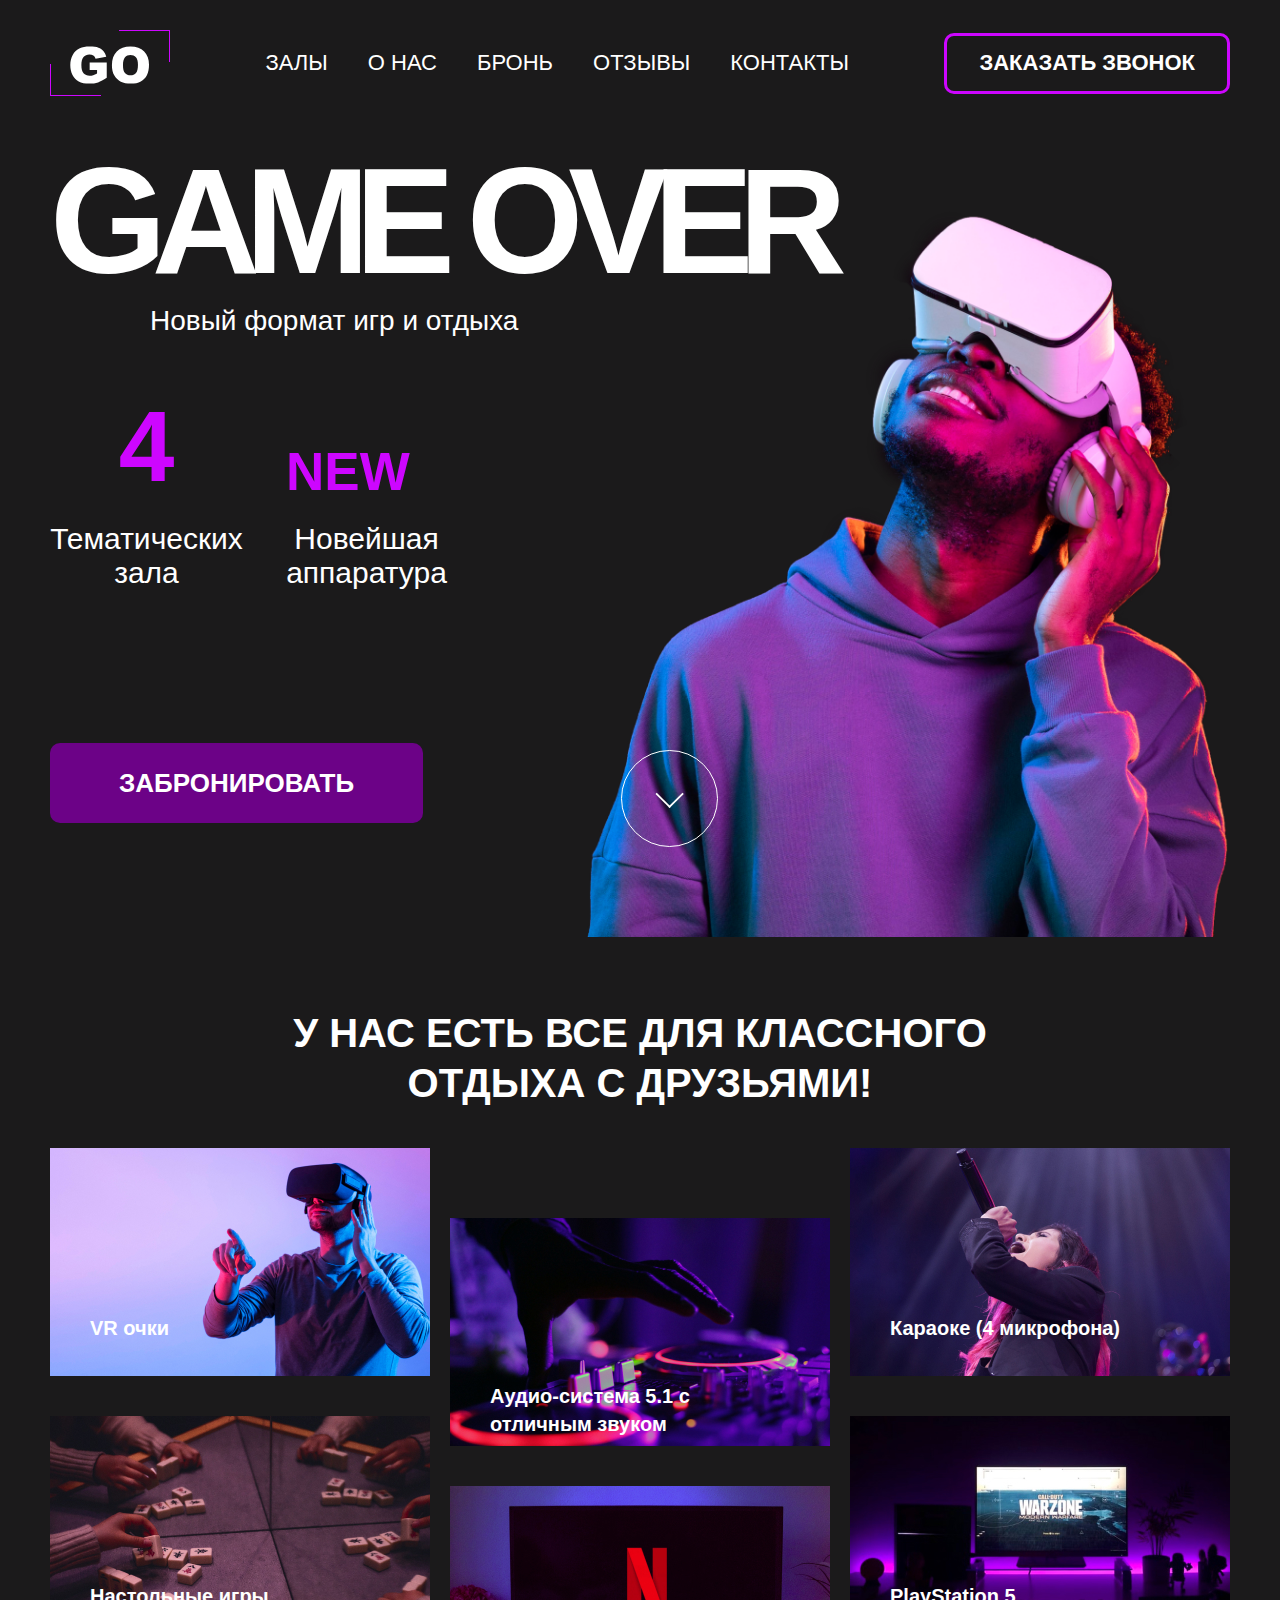
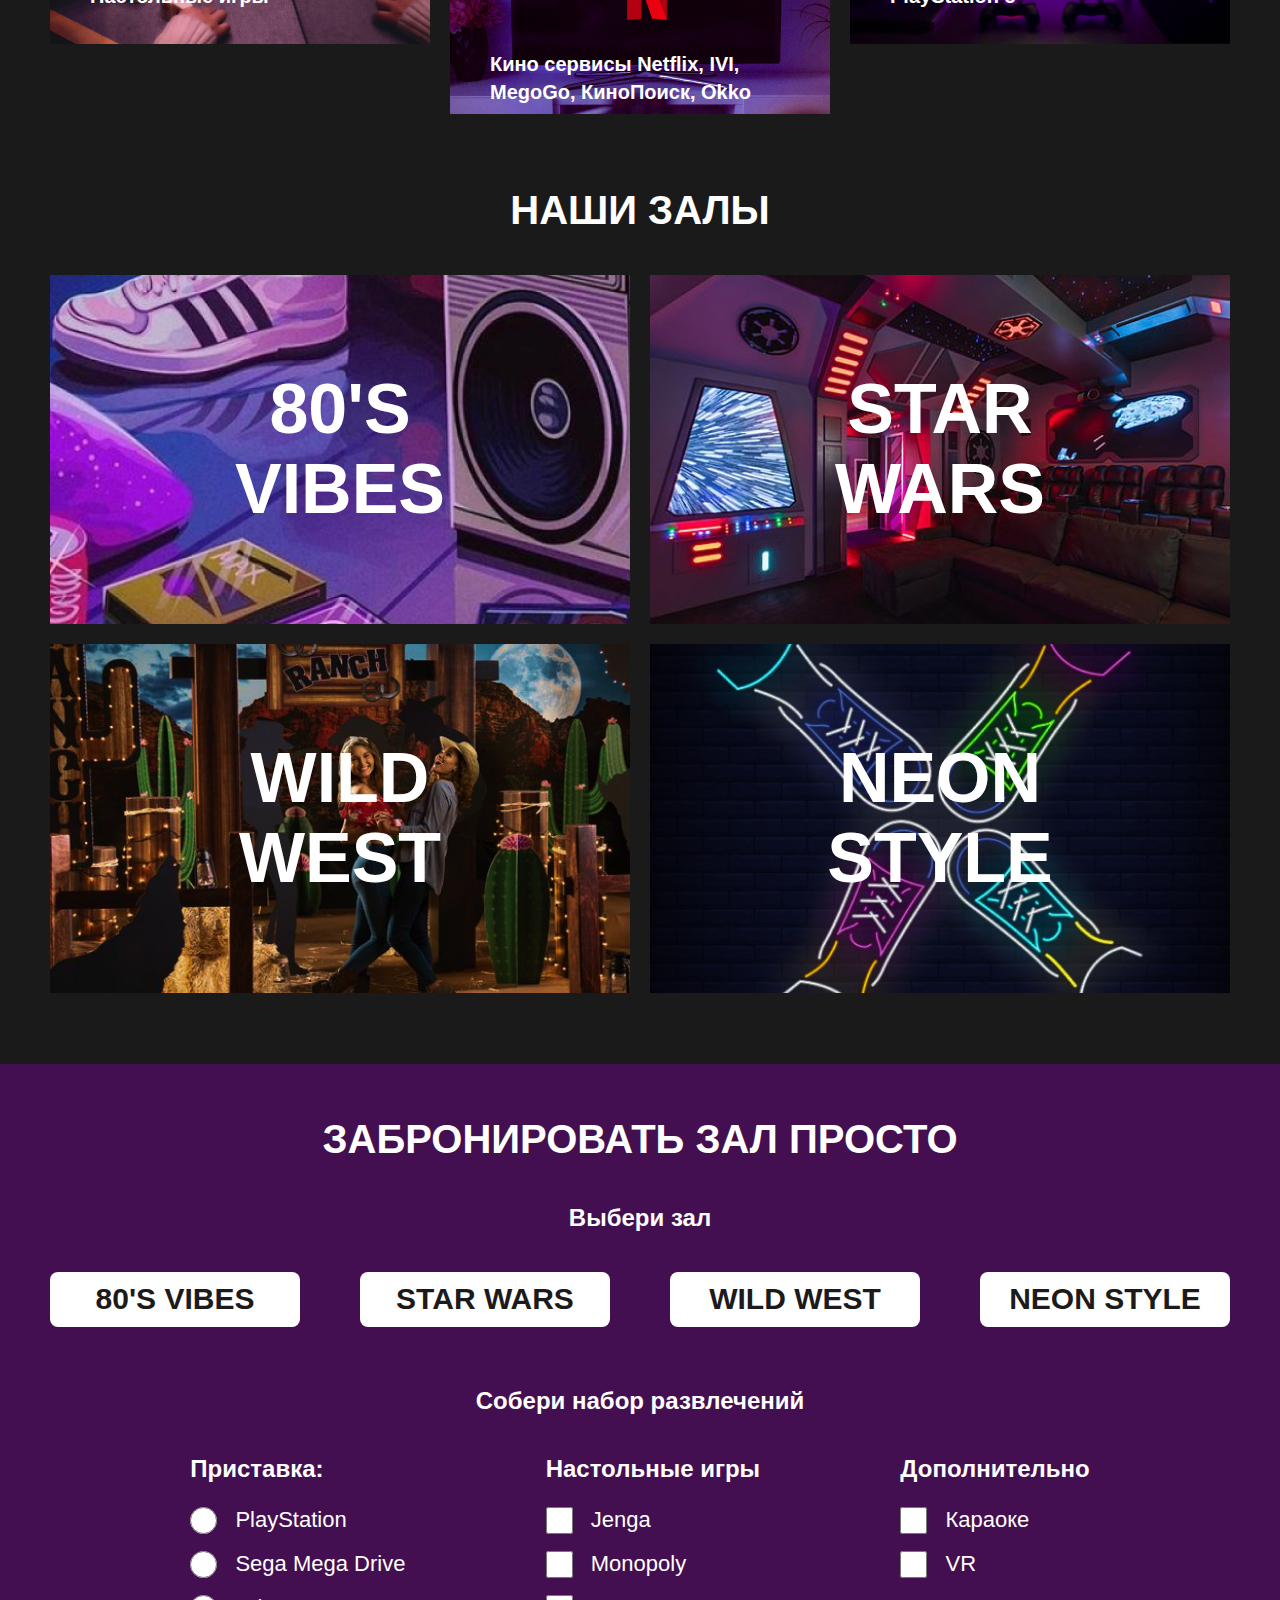
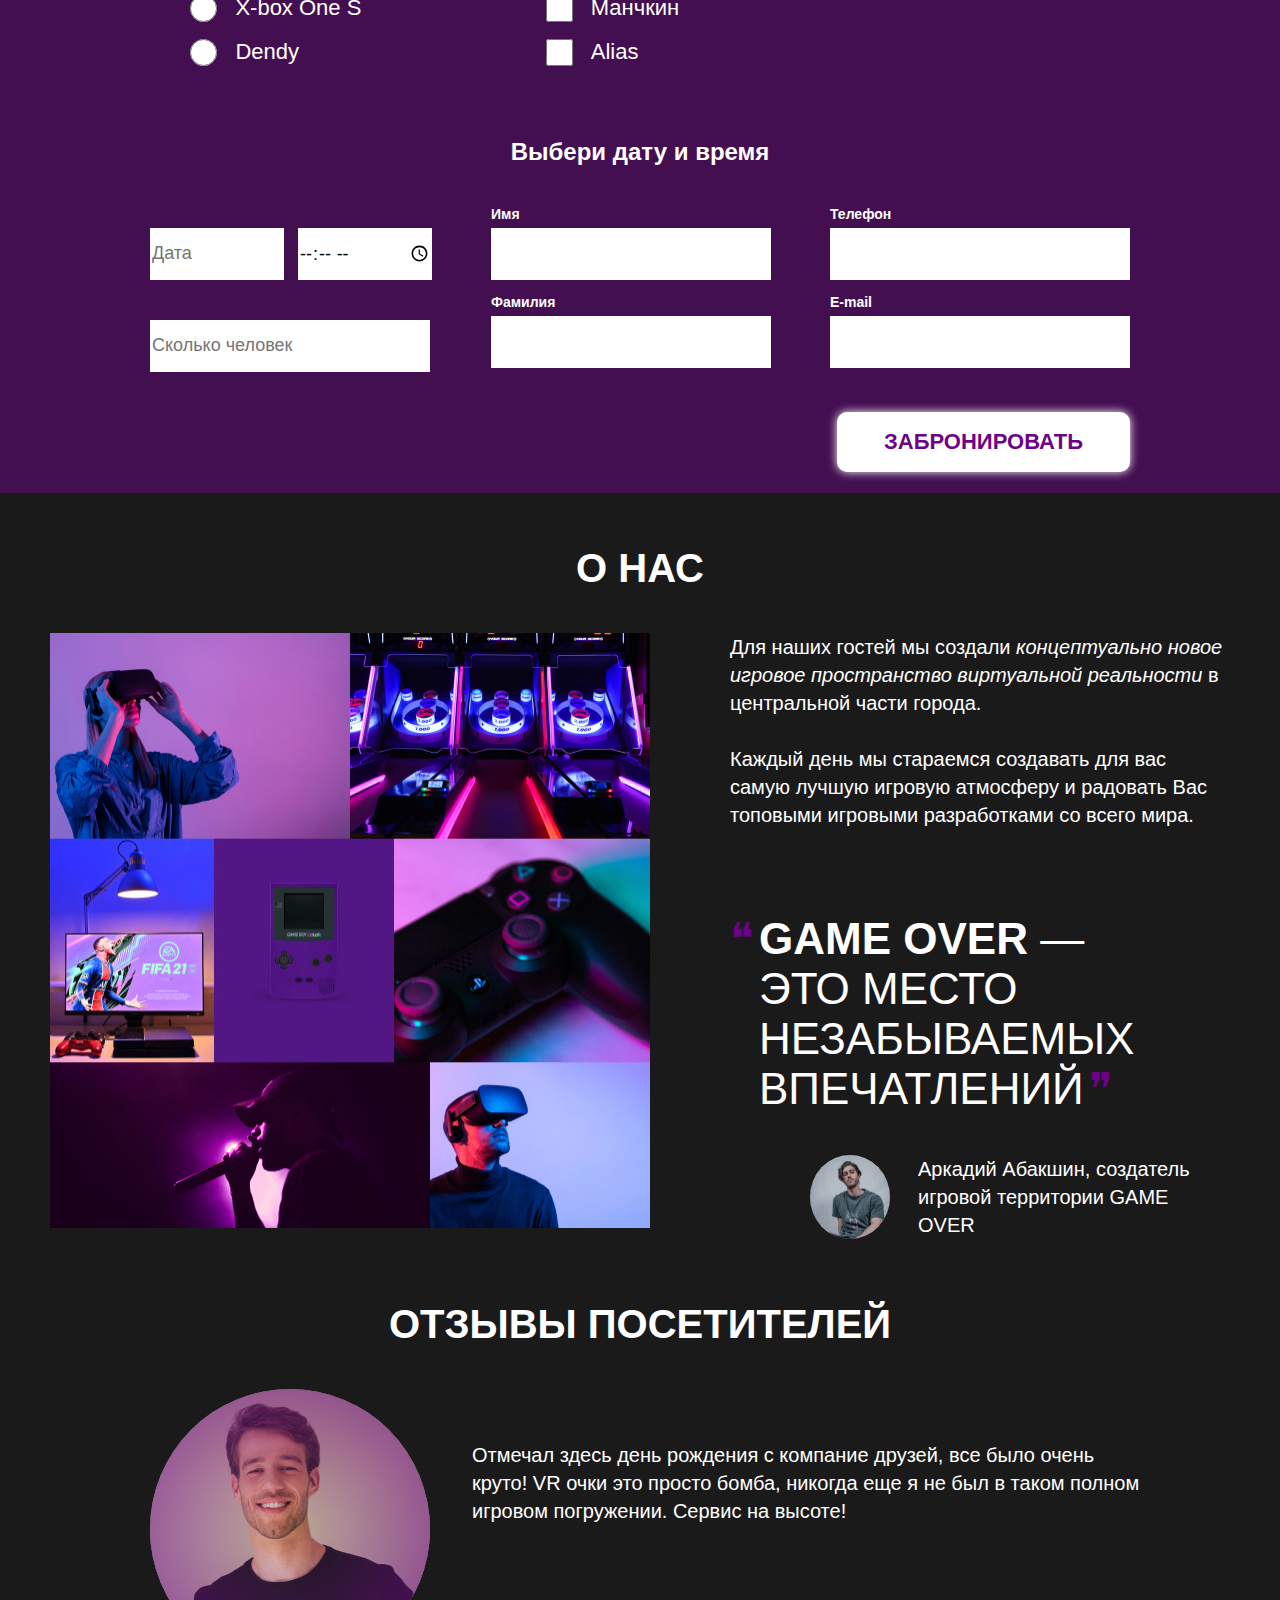
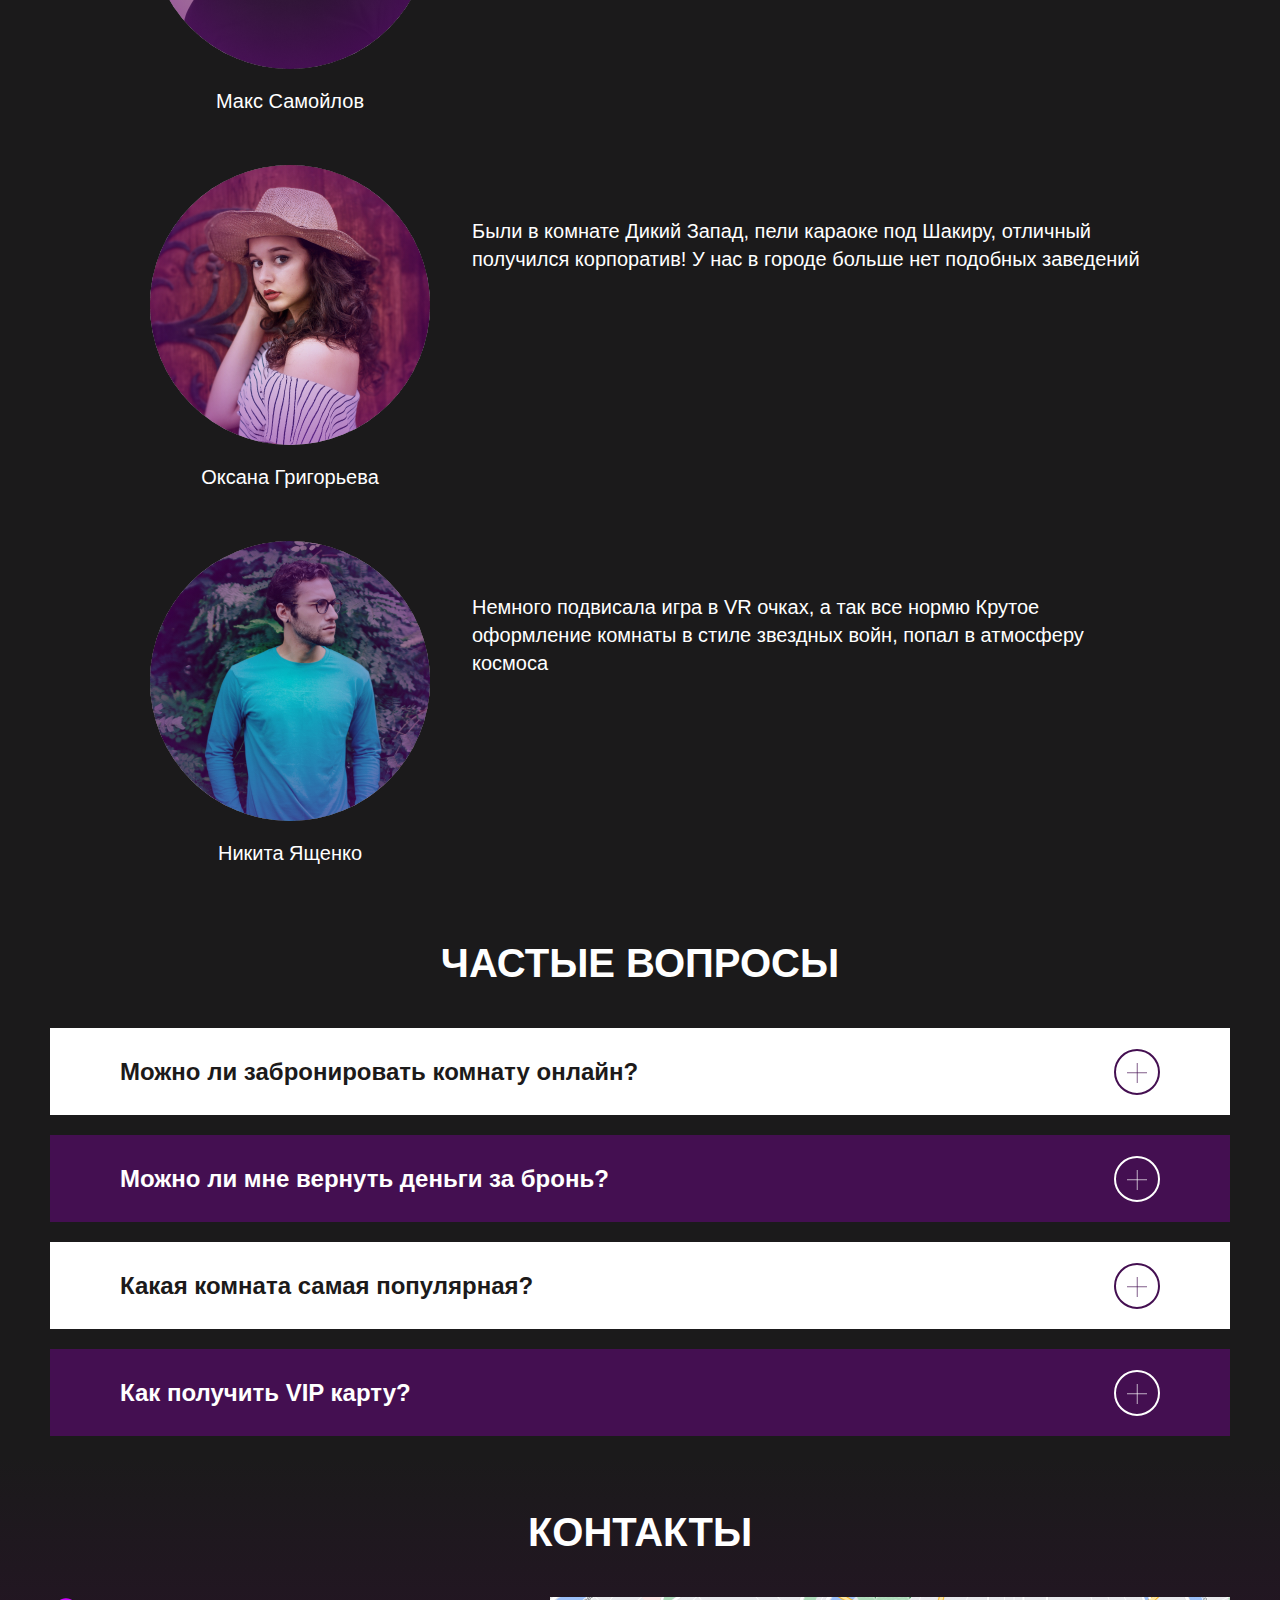
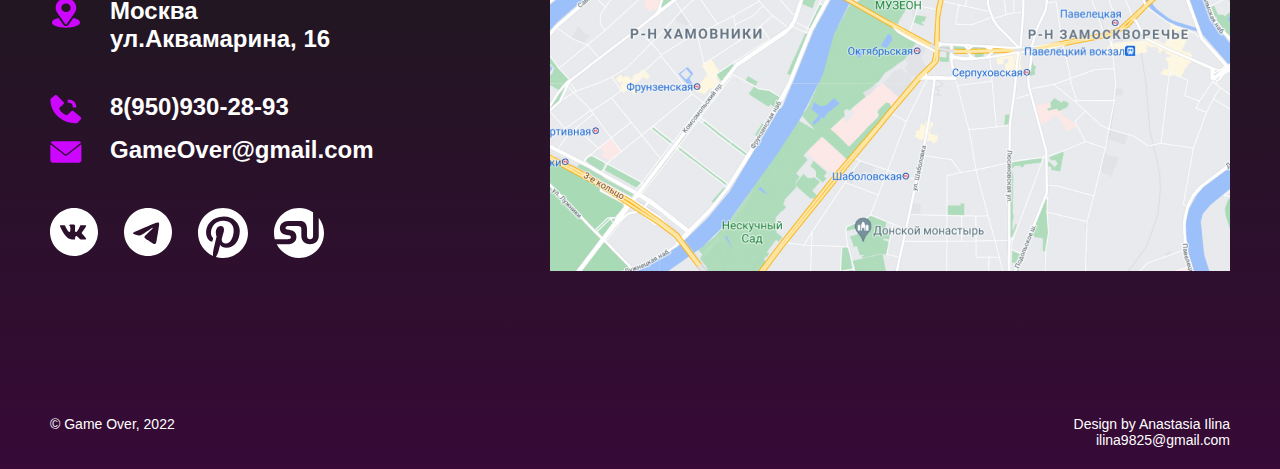
<file: index.html>
<!DOCTYPE html>
<html lang="ru">

<head>
  <meta charset="UTF-8">
  <link rel="icon" type="image/svg+xml" href="images/icon.svg">
  <meta name="viewport" content="width=device-width, initial-scale=1">
  <title>GAME OVER</title> 
  <link rel="stylesheet" href="css/style.css">
  <link rel="stylesheet" href="css/normalize.css">
</head>

<body>
  
    <header class="header">
      <div class="header__container">
        <img class="small__menu" src="images/menu.svg" alt="">
        <img class="header__logo" src="images/logo.svg" alt="Логотип game over" width="120" height="66">

          <nav class="header__navigation">
            <ul class="navigation__list">
              <li class="navigation__item">
                  <a href="#halls" class="navigation__link">Залы</a>
              </li>
              <li class="navigation__item">
                  <a href="#about" class="navigation__link">О нас</a>
              </li>
              <li class="navigation__item">
                <a href="#reserved" class="navigation__link">Бронь</a>
              </li>
              <li class="navigation__item">
                <a href="#reviews" class="navigation__link">Отзывы</a>
              </li>
              <li class="navigation__item">
                <a href="#contacts" class="navigation__link">Контакты</a>
              </li>
            </ul>
          </nav>

          <a href="#reserved" class="header__link">Заказать звонок</a>
            
      </div>
    </header>

    <main>
      <section class="game-over">
        <div class="container">
          
          <h1 class="game-over__title">game over</h1>
          <p class="game-over__subtitle">Новый формат игр и отдыха</p>
          <div class="head">
           
            <div class="head__text">
            <ul class="game-over__list">
              <li class="game-over__item1">4</li>
              <li class="game-over__item2">new</li>
              <li class="game-over__item3">Тематических зала</li>
              <li class="game-over__item4">Новейшая аппаратура</li>
            </ul>
            <a class="reserved__link" href="#reserved">Забронировать</a>
          </div>
          <div class="container-down">
            <img class="head__foto" src="images/head.png" alt="">
            <a class="down__link" href="#equipment" ></a> 
          </div>
        </div>
        

        </div>
      </section>

      <section class="equipment" id="equipment">
        <div class="container">
        <h2 class="title__h2 equipment__title">У нас есть все для классного отдыха с друзьями!</h2>
        <ul class="equipment__list">

          <li class="equipment__item equipment__item_vr">
            <img class="equipment__foto" src="images/vr.jpg" alt="VR очки">
            <span class="equipment__text equipment__text_normal">VR очки</span>
          </li>

          <li class="equipment__item equipment__item_audio">
            <img class="equipment__foto" src="images/audio_system.jpg" alt="Аудио-система 5.1 с отличным звуком">
            <span class="equipment__text equipment__text_shift">Аудио-система 5.1 с отличным звуком</span>
          </li>

          <li class="equipment__item equipment__item_karaoke ">
            
            <img class="equipment__foto" src="images/karaoke.jpg" alt="Караоке">
            <span class="equipment__text equipment__text_normal">Караоке (4 микрофона)</span>
          </li>

          <li class="equipment__item equipment__item_games"> 
            <img  class="equipment__foto" src="images/games.jpg" alt="Настольные игры">
            <span class="equipment__text equipment__text_normal">Настольные игры</span>
          </li>

          <li class="equipment__item equipment__item_cinema">
            <img class="equipment__foto" src="images/cinema_services.jpg" alt="Кино сервисы">
            <span class="equipment__text equipment__text_shift">Кино сервисы Netflix, IVI, MegoGo, КиноПоиск, Okko</span>
          </li>

          <li class="equipment__item equipment__item_playstation ">
            <img class="equipment__foto" src="images/playstation.jpg" alt="Playstation 5">
            <span class="equipment__text equipment__text_normal">PlayStation 5</span>
          </li>

        </ul>
        </div>
      </section>

      <section class="halls" id="halls">
        <div class="container">
        <h2 class="title__h2 halls__title">Наши залы</h2>
        
        <ol class="halls__list">
          <li class="halls__item-1">
            <a class="halls__link halls__link_vibes"  href="vibes.html">
              <span class="halls__link_text">80's vibes</span>
            </a>
          </li>
          <li class="halls__item-2">
            <a class="halls__link halls__link_starwars" href="starwars.html">
              <span class="halls__link_text">Star wars</span>
            </a>
          </li>
          <li class="halls__item-3">
            <a class="halls__link halls__link_wilwest" href="wildwest.html">
              <span class="halls__link_text">Wild west</span>
            </a>
          </li>
          <li class="halls__item-4">
            <a class="halls__link halls__link_neon" href="neon.html">
              <span class="halls__link_text">Neon style</span>
            </a>
          </li>
        </ol>
        </div>
      </section>

      <section class="reserve" id="reserved">
        
        <div class="container">
        <h2 class="title__h2 reserve__title">Забронировать зал просто</h2>

        <form  action="">
          
          <fieldset class="reserve-hall">
            <legend class="reserve__subtitle">Выбери зал</legend>
            <label class="reserve-hall__label">
              <input class="reserve-hall__input" type="radio" name="halls" value="80's vibes">
              <span class="reserve-hall__text">80's vibes</span>
            </label>
            <label class="reserve-hall__label">
              <input class="reserve-hall__input" type="radio" name="halls" value="star wars">
              <span class="reserve-hall__text">star wars</span>
            </label>
            <label class="reserve-hall__label">
              <input class="reserve-hall__input" type="radio" name="halls" value="wild west">
              <span class="reserve-hall__text">wild west</span>
            </label >
            <label class="reserve-hall__label" >
              <input class="reserve-hall__input" type="radio" name="halls" value="neon style">
              <span class="reserve-hall__text">neon style</span>
            </label>
          </fieldset>

          <fieldset class="reserve-service">
            <legend class="reserve__subtitle">Собери набор развлечений</legend>

            <fieldset class="reserve-game">
              <legend class="reserve__subtitle reserve-game__subtitle">Приставка:</legend>
              
              <label>
                <input class="reserve-game__input" type="radio" name="playstation" value="PlayStation">
                <span class="input__text">PlayStation</span>
              </label>
              <label>
                <input class="reserve-game__input" type="radio" name="playstation" value="Sega Mega Drive">
                <span class="input__text">Sega Mega Drive</span>
              </label>
              <label>
                <input class="reserve-game__input" type="radio" name="playstation" value="X-box One S">
                <span class="input__text">X-box One S</span>
            </label>
              <label>
                <input class="reserve-game__input" type="radio" name="playstation" value="Dendy">
                <span class="input__text">Dendy</span>
            </label>
            </fieldset>

            <fieldset class="reserve-game">
              
              <legend class="reserve__subtitle reserve-game__subtitle">Настольные игры</legend>
              <label>
                <input class="reserve-game__input" type="checkbox" name="games" value="Jenga">
                <span class="input__text">Jenga</span>
              </label>
              <label>
                <input class="reserve-game__input" type="checkbox" name="games" value="Monopoly">
                <span class="input__text">Monopoly</span>
              </label>
              <label>
                <input class="reserve-game__input" type="checkbox" name="games" value="Munchkin">
                <span class="input__text">Манчкин</span>
              </label>
              <label>
                <input class="reserve-game__input" type="checkbox" name="games" value="Alias">
                <span class="input__text">Alias</span>
              </label>
              
            </fieldset>

            <fieldset class="reserve-game">
              <legend class="reserve__subtitle reserve-game__subtitle">Дополнительно</legend>
              <label>
                <input class="reserve-game__input" type="checkbox" name="extra" value="Karaoke">
                <span class="input__text">Караоке</span>
              </label>
              <label>
                <input class="reserve-game__input" type="checkbox" name="extra" value="VR">
                <span class="input__text">VR</span>
              </label>
            </fieldset>
          </fieldset>
          <div class="reserve-data__container">
          <fieldset class="reserve-data">
            <legend class="reserve__subtitle">Выбери дату и время</legend>
            <div class="reserve-data__container-1">
              <div class="date__container">
                <input class="date" placeholder="Дата" type="data" name="date" required>
                <input class="time" placeholder="Время" type="time" name="time" required>
              </div>
              <input class="amount" type="number" min="0" step="1" name="count" placeholder="Сколько человек" required>
            </div>
            <div class="reserve-data__container-2">
              <label class="reserve-data__label">
                Имя
                <input class="reserve-data__name" type="text" name="firstname" required>
              </label>

              <label class="reserve-data__label">
                Фамилия
                <input class="reserve-data__name" type="text" name="lastname" required>
              </label>
            </div>
            <div class="reserve-data__container-3">
              <label class="reserve-data__label">
                <span>Телефон</span>
                <input class="reserve-data__contacts" type="tel" name="phone" required>
              </label>
              <label class="reserve-data__label">
                <span>E-mail</span>
                <input class="reserve-data__contacts" type="email" name="email" required>
              </label>
              
            </div>
            
          </fieldset>

          <div class="container-button">
            <button class="reserve__button" type="submit">Забронировать</button>
          </div>  
        </div>

        </form>
      </div>
      </section>

      <section class="about" id="about">
        <div class="container">
          <h2 class="title__h2 about__title">О нас</h2>
          <div class="about__container">
            <img class="about__foto" src="images/about_photo.jpg" alt="Иллюстрация развлечений в game over" width="600" height="596">
            <div class="about__text">
              <p class="first__line">Для наших гостей мы создали <em>концептуально новое игровое пространство виртуальной реальности</em> в центральной части города.</p>
              <p>Каждый день мы стараемся создавать для вас самую лучшую игровую атмосферу и радовать Вас топовыми игровыми разработками со всего мира.</p>
            </div>
            <div class="quote__container">
              <blockquote class="quote">
                <span class="quote__quotes quote__first">&#10077;</span>
                <span class="quote__text"><strong> GAME OVER</strong> &mdash; это место незабываемых впечатлений<span class="quote__quotes quote__last">&#10078;</span> </span>
              </blockquote> 
            
              <figure class="signature">
                <img class="signature__foto" src="images/Ellipse_2.jpg" alt="Фото Аркадия Абакшина">
                <figcaption class="signature__name">Аркадий Абакшин, создатель игровой территории GAME OVER</figcaption>
              </figure>
            </div>
            
          </div>
        </div>
      </section>

      <section class="reviews" id="reviews">
        <div class="container">
        <h2 class="title__h2 reviews__title">Отзывы посетителей</h2>
        <ul class="reviews__list">
          
          <li class="reviews__item">
            <figure class="reviews__content">
              <div class="foto-container">
                <img class="reviews__foto" src="images/maks.jpg" width="280" height="280" alt="Фото Макса Самойлова">
              </div>
              <figcaption class="review__subtitle">Макс Самойлов</figcaption>
            </figure>
            <p class="reviews__text">Отмечал здесь день рождения с компание друзей, все было очень круто! VR очки это просто бомба, никогда еще я не был в таком полном игровом погружении. Сервис на высоте!</p>
          </li>
          <li class="reviews__item">
            <figure class="reviews__content">
              <div class="foto-container">
                <img class="reviews__foto" src="images/oksana.jpg" width="280" height="280" alt="Фото Оксаны Григорьевой">
              </div>
              <figcaption class="review__subtitle">Оксана Григорьева</figcaption>
            </figure>
            <p class="reviews__text">Были в комнате Дикий Запад, пели караоке под Шакиру, отличный получился корпоратив! У нас в городе больше нет подобных заведений</p>
          </li>
          <li class="reviews__item">
            <figure class="reviews__content">
              <div class="foto-container">
                <img class="reviews__foto" src="images/nikita.jpg" width="280" height="280" alt="Фото Никиты Ященко">
              </div>
              <figcaption class="review__subtitle">Никита Ященко</figcaption>
            </figure>
            <p class="reviews__text">Немного подвисала игра в VR очках, а так все нормю Крутое оформление комнаты в стиле звездных войн, попал в атмосферу космоса</p>
          </li>
      </ul>
      </div>
      </section>

      <section class="faq">
        <div class="container">
        <h2 class="title__h2 faq__title">Частые вопросы</h2>
        <ul class="faq__list">
          <li class="faq__item">
            <span class="faq__text">Можно ли забронировать комнату онлайн?</span>
            <span class="faq__plus_purple"></span>
          </li>
          <li class="faq__item">
            <span class="faq__text">Можно ли мне вернуть деньги за бронь?</span>
            <span class="faq__plus_white"></span>
          </li>
          <li class="faq__item">
            <span class="faq__text">Какая комната самая популярная?</span>
            <span class="faq__plus_purple"></span>
          </li>
          <li class="faq__item">
            <span class="faq__text">Как получить VIP карту?</span>
            <span class="faq__plus_white"></span>
          </li>
        
        </ul>
        </div>
      </section>
    </main>

    <footer class="footer">
      <div class="container">
      <h2 class="title__h2 footer__title" id="contacts">Контакты</h2>
      <div class="footer__container">
        <div class="contacts__container">
          <ul class="contacts">
            <li class="contacts__item  address">
              <img class="contacts__foto" src="images/address.svg" alt="">
                <div>
                  <p>Москва</p>
                  <p class="address__text">ул.Аквамарина, 16</p>
                </div>
            </li> 
            <li class="contacts__item phone">
              <img class="contacts__foto" src="images/phone.svg" alt="">
              <a class="contacts__link" href="tel:89509302893">8(950)930-28-93</a>
            </li>
            <li class="contacts__item mail">
              <img class="contacts__foto" src="images/mail.svg" alt="">
              <a class="contacts__link" href="mailto:GameOver@gmail.com">GameOver@gmail.com</a>
            </li>
          </ul>
          <ul class="social" >
            <li class="social__item"><a href="https://vk.com" class="social__link" target="_blank"><svg width="48" height="48" viewBox="0 0 48 48" fill="currentColor" xmlns="http://www.w3.org/2000/svg">
              <path d="M23.9999 0C10.7449 0 -0.00012207 10.745 -0.00012207 24C-0.00012207 37.255 10.7449 48 23.9999 48C37.2549 48 47.9999 37.255 47.9999 24C47.9999 10.745 37.2549 0 23.9999 0ZM33.2299 27.0775C33.2299 27.0775 35.3524 29.1725 35.8749 30.145C35.8899 30.165 35.8974 30.185 35.9024 30.195C36.1149 30.5525 36.1649 30.83 36.0599 31.0375C35.8849 31.3825 35.2849 31.5525 35.0799 31.5675H31.3299C31.0699 31.5675 30.5249 31.5 29.8649 31.045C29.3574 30.69 28.8574 30.1075 28.3699 29.54C27.6424 28.695 27.0124 27.965 26.3774 27.965C26.2967 27.9649 26.2166 27.9775 26.1399 28.0025C25.6599 28.1575 25.0449 28.8425 25.0449 30.6675C25.0449 31.2375 24.5949 31.565 24.2774 31.565H22.5599C21.9749 31.565 18.9274 31.36 16.2274 28.5125C12.9224 25.025 9.94738 18.03 9.92238 17.965C9.73488 17.5125 10.1224 17.27 10.5449 17.27H14.3324C14.8374 17.27 15.0024 17.5775 15.1174 17.85C15.2524 18.1675 15.7474 19.43 16.5599 20.85C17.8774 23.165 18.6849 24.105 19.3324 24.105C19.4538 24.1036 19.573 24.0727 19.6799 24.015C20.5249 23.545 20.3674 20.5325 20.3299 19.9075C20.3299 19.79 20.3274 18.56 19.8949 17.97C19.5849 17.5425 19.0574 17.38 18.7374 17.32C18.8669 17.1413 19.0375 16.9964 19.2349 16.8975C19.8149 16.6075 20.8599 16.565 21.8974 16.565H22.4749C23.5999 16.58 23.8899 16.6525 24.2974 16.755C25.1224 16.9525 25.1399 17.485 25.0674 19.3075C25.0449 19.825 25.0224 20.41 25.0224 21.1C25.0224 21.25 25.0149 21.41 25.0149 21.58C24.9899 22.5075 24.9599 23.56 25.6149 23.9925C25.7003 24.0461 25.799 24.0746 25.8999 24.075C26.1274 24.075 26.8124 24.075 28.6674 20.8925C29.2395 19.8681 29.7366 18.8037 30.1549 17.7075C30.1924 17.6425 30.3024 17.4425 30.4324 17.365C30.5283 17.3161 30.6347 17.2912 30.7424 17.2925H35.1949C35.6799 17.2925 36.0124 17.365 36.0749 17.5525C36.1849 17.85 36.0549 18.7575 34.0224 21.51L33.1149 22.7075C31.2724 25.1225 31.2724 25.245 33.2299 27.0775Z"/>
              </svg></a></li>
            <li class="social__item"><a href="https://t.me/+79509302893" class="social__link" target="_blank"><svg width="48" height="48" viewBox="0 0 48 48" fill="currentColor" xmlns="http://www.w3.org/2000/svg">
              <path d="M47.9999 24C47.9999 30.3652 45.4713 36.4697 40.9704 40.9706C36.4696 45.4714 30.3651 48 23.9999 48C17.6347 48 11.5302 45.4714 7.02932 40.9706C2.52844 36.4697 -0.00012207 30.3652 -0.00012207 24C-0.00012207 17.6348 2.52844 11.5303 7.02932 7.02944C11.5302 2.52856 17.6347 0 23.9999 0C30.3651 0 36.4696 2.52856 40.9704 7.02944C45.4713 11.5303 47.9999 17.6348 47.9999 24ZM24.8609 17.718C22.5269 18.69 17.8589 20.7 10.8629 23.748C9.72888 24.198 9.13188 24.642 9.07788 25.074C8.98788 25.803 9.90288 26.091 11.1479 26.484L11.6729 26.649C12.8969 27.048 14.5469 27.513 15.4019 27.531C16.1819 27.549 17.0489 27.231 18.0059 26.571C24.5429 22.158 27.9179 19.929 28.1279 19.881C28.2779 19.845 28.4879 19.803 28.6259 19.929C28.7669 20.052 28.7519 20.289 28.7369 20.352C28.6469 20.739 25.0559 24.075 23.1989 25.803C22.6199 26.343 22.2089 26.724 22.1249 26.811C21.9399 27 21.7519 27.1861 21.5609 27.369C20.4209 28.467 19.5689 29.289 21.6059 30.633C22.5869 31.281 23.3729 31.812 24.1559 32.346C25.0079 32.928 25.8599 33.507 26.9639 34.233C27.2429 34.413 27.5129 34.608 27.7739 34.794C28.7669 35.502 29.6639 36.138 30.7649 36.036C31.4069 35.976 32.0699 35.376 32.4059 33.576C33.2009 29.325 34.7639 20.118 35.1239 16.323C35.1458 16.0075 35.1328 15.6906 35.0849 15.378C35.0566 15.1258 34.9346 14.8934 34.7429 14.727C34.4699 14.5386 34.1445 14.4409 33.8129 14.448C32.9129 14.463 31.5239 14.946 24.8609 17.718Z" />
              </svg></a></li>
            <li class="social__item"><a href="https://ru.pinterest.com/" class="social__link" target="_blank"><svg width="50" height="50" viewBox="0 0 50 50" fill="currentColor" xmlns="http://www.w3.org/2000/svg">
              <path d="M25.0005 0C11.1947 0 -0.000152588 11.1936 -0.000152588 25.0006C-0.000152588 35.2378 6.15562 44.0314 14.9646 47.8981C14.8941 46.1526 14.9511 44.0558 15.3998 42.159C15.8806 40.1282 18.6165 28.5359 18.6165 28.5359C18.6165 28.5359 17.8178 26.9397 17.8178 24.5808C17.8178 20.8763 19.9652 18.1077 22.6383 18.1077C24.912 18.1077 26.0107 19.8154 26.0107 21.8609C26.0107 24.1468 24.5537 27.5635 23.8037 30.7327C23.1768 33.3859 25.1338 35.5481 27.7498 35.5481C32.4864 35.5481 35.6761 29.4647 35.6761 22.2558C35.6761 16.7782 31.9864 12.6769 25.2742 12.6769C17.6902 12.6769 12.9659 18.3321 12.9659 24.6487C12.9659 26.8282 13.6082 28.3635 14.6146 29.5513C15.0768 30.0981 15.1409 30.318 14.9736 30.9462C14.8537 31.4058 14.5781 32.5128 14.4646 32.9519C14.2986 33.5853 13.7857 33.8109 13.2127 33.5776C9.71972 32.1513 8.0928 28.3263 8.0928 24.0263C8.0928 16.9237 14.0819 8.40898 25.9601 8.40898C35.5056 8.40898 41.7877 15.316 41.7877 22.732C41.7877 32.5378 36.3351 39.8647 28.2979 39.8647C25.5998 39.8647 23.0607 38.4051 22.1909 36.7487C22.1909 36.7487 20.7396 42.5077 20.4325 43.6218C19.9024 45.5494 18.8646 47.4763 17.9159 48.9769C20.2162 49.6571 22.6024 50.0025 25.0011 50.0026C38.8063 50.0013 49.9998 38.8071 49.9998 25.0006C49.9998 11.1936 38.8063 0 25.0005 0Z" />
              </svg></a></li>
            <li class="social__item"><a href=""  class="social__link"><svg width="50" height="50" viewBox="0 0 50 50" fill="currentColor" xmlns="http://www.w3.org/2000/svg">
              <path fill-rule="evenodd" clip-rule="evenodd" d="M44.7441 9.66919C48.1583 14.0494 50.0085 19.4463 49.9999 24.9999C49.9999 38.8051 38.805 49.9999 25.0006 49.9999C15.2871 49.9999 6.86597 44.4576 2.72751 36.3647H13.6237C18.816 36.3647 22.4429 33.566 22.4429 29.0923C22.4429 19.6108 11.5051 23.4737 11.5051 20.1089C11.5051 18.4878 12.8057 17.898 15.1858 17.898H22.7692C24.8711 17.898 27.3435 18.275 27.3435 20.5685V28.1243C27.3435 33.5955 31.6159 36.364 36.0441 36.364C40.548 36.364 44.7435 33.5955 44.7435 28.1243V9.66919H44.7441V9.66919Z" />
              <path fill-rule="evenodd" clip-rule="evenodd" d="M25.0005 2.43241e-05C30.0173 -0.00698868 34.919 1.50262 39.0626 4.33079V28.3013C39.0626 29.9628 37.7037 31.3224 36.0447 31.3224C34.3838 31.3224 33.0261 29.9628 33.0261 28.3013V21.1186C33.0261 15.3846 30.1242 12.9994 26.3447 12.9994H14.0441C9.59088 12.9994 5.89665 15.834 5.89665 20.3289C5.89665 22.6289 6.8819 25.9994 11.5415 26.8353C15.337 27.5186 16.8351 27.3199 16.8351 29.3506C16.8351 31.3224 14.6261 31.3224 11.7101 31.3224H0.808189C0.269676 29.2582 -0.0019826 27.1334 -0.000143311 25C-0.000143311 11.1981 11.196 2.43241e-05 25.0005 2.43241e-05Z" />
              </svg></a></li>
          </ul>
        </div>
        <img class="footer__map" src="images/map.jpg" width="680" height="274" alt="Адрес на карте">
        
      </div>
      <div class="copyright">
        <div>
          <span>© Game Over, 2022</span>
        </div>
        <div class="designer">
          <p>Design by Anastasia Ilina</p>
          <p>ilina9825@gmail.com</p>
        </div>
        </div>
      </div>
    </footer>
  
</body>
</html>
</file>
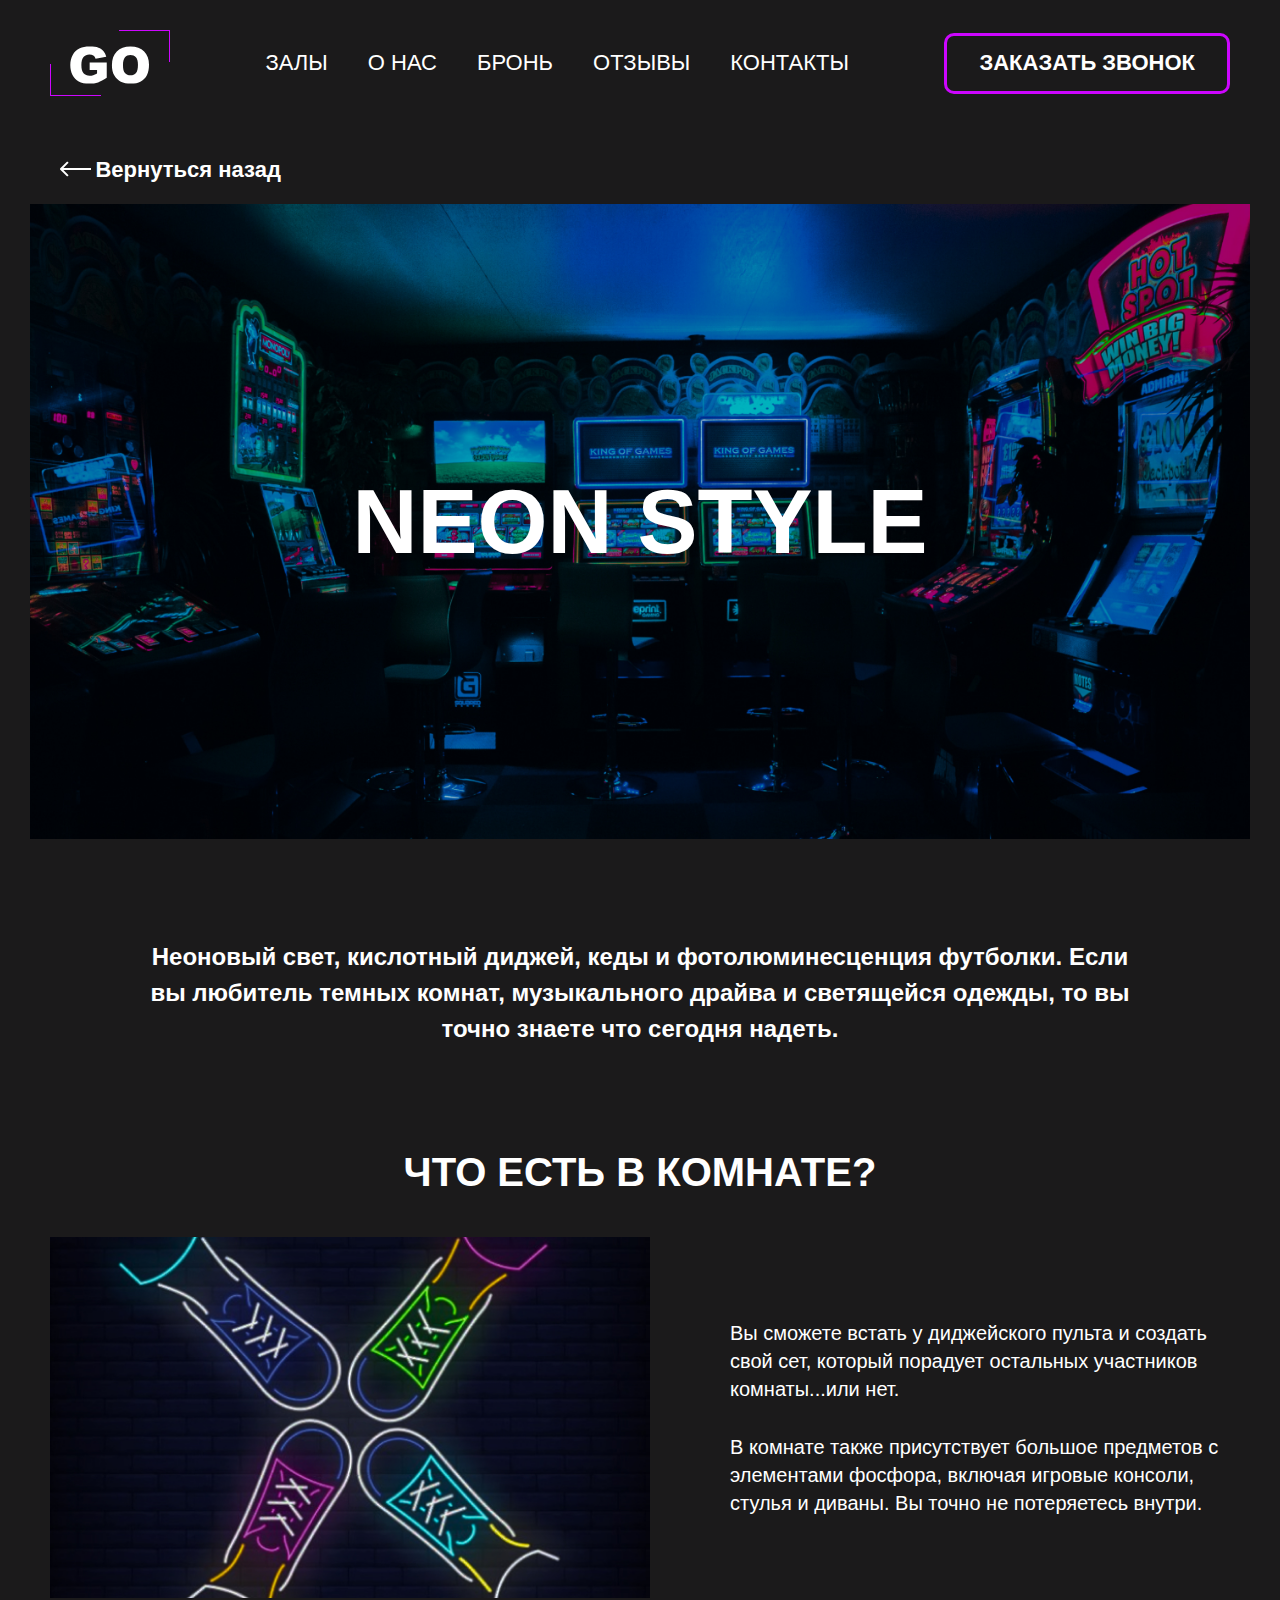
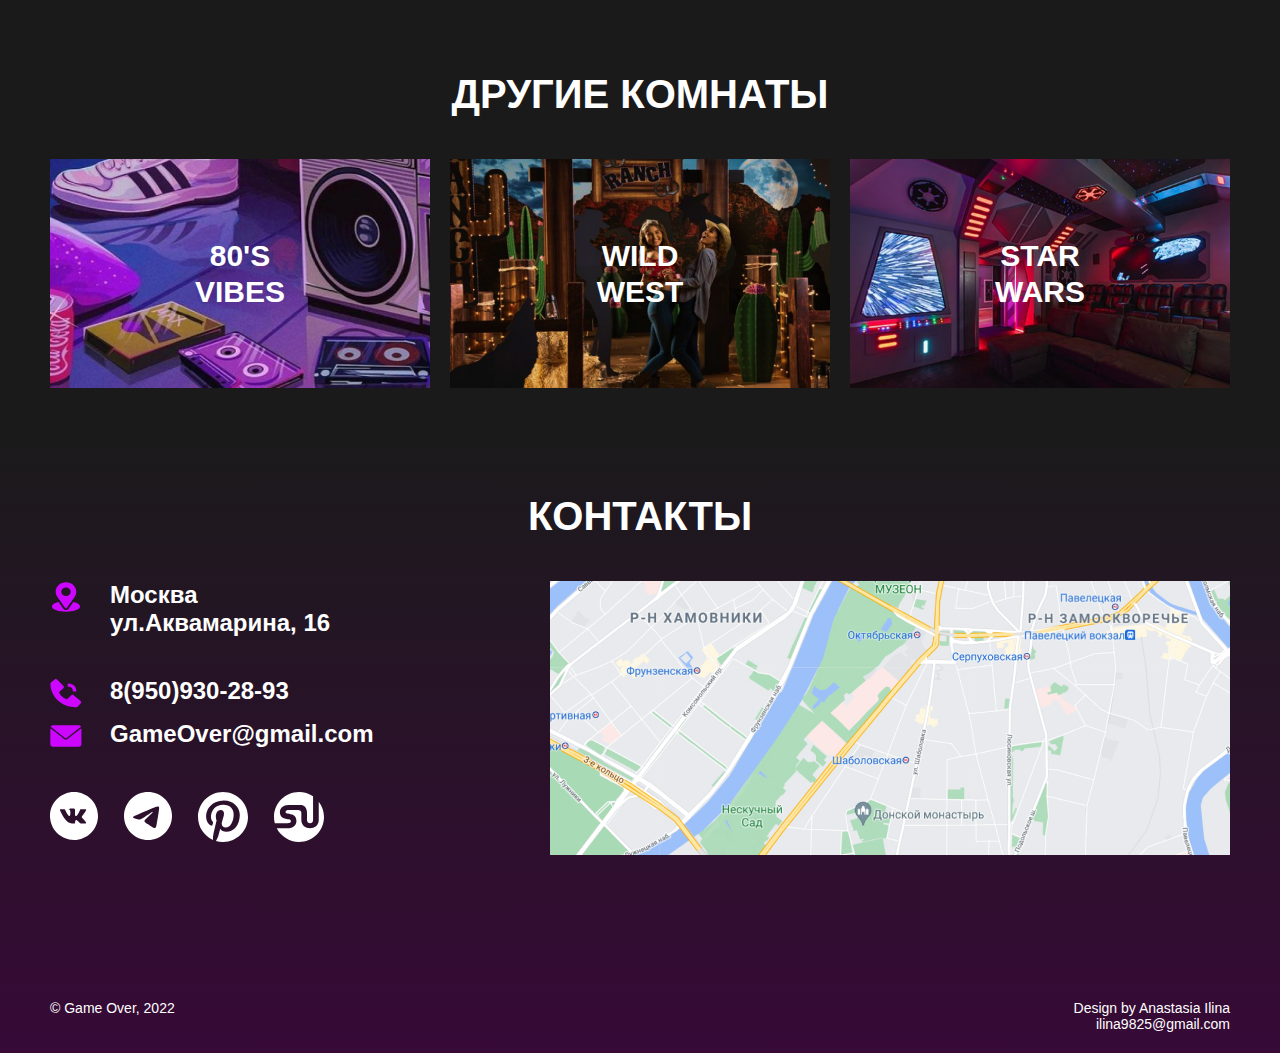
<file: neon.html>
<!DOCTYPE html>
<html lang="ru">
<head>
  <meta charset="UTF-8">
  <link rel="icon" type="image/svg+xml" href="images/icon.svg">
  <meta name="viewport" content="width=device-width, initial-scale=1">
  <title>Neon style</title>
  <link rel="stylesheet" href="css/style.css">
  <link rel="stylesheet" href="css/normalize.css">
</head>
<body>
  <header class="header">
    <div class="header__container">
      <img class="small__menu" src="images/menu.svg" alt="">
      <img class="header__logo" src="images/logo.svg" alt="Логотип game over" width="120" height="66">

        <nav class="header__navigation">
          <ul class="navigation__list">
            <li class="navigation__item">
              <a href="index.html#halls" class="navigation__link">Залы</a>
            </li>
            <li class="navigation__item">
                <a href="index.html#about" class="navigation__link">О нас</a>
            </li>
            <li class="navigation__item">
              <a href="index.html#reserved" class="navigation__link">Бронь</a>
            </li>
            <li class="navigation__item">
              <a href="index.html#reviews" class="navigation__link">Отзывы</a>
            </li>
            <li class="navigation__item">
              <a href="index.html#contacts" class="navigation__link">Контакты</a>
            </li>
          </ul>
        </nav>

        <a href="#reserved" class="header__link">Заказать звонок</a>
          
    </div>
  </header>

  <main>
   
    <section class="main-room">
      <div class="main-room__container">
        <div class="return">
          <a href="index.html"><img class="return__arrow" src="images/Arrow 1.svg" alt="">
          <span class="return__text">Вернуться назад</span>
        </a>
        </div>
        <div class="title__container">
          <img class="title__foto" src="images/neon_banner.jpg" alt="">
          <h1 class="main-room__title">Neon style</h1>
        </div>
        <p class="main-room__text">Неоновый свет, кислотный диджей, кеды и фотолюминесценция футболки. Если вы любитель темных комнат, музыкального драйва и светящейся одежды, то вы точно знаете что сегодня надеть.</p>
    </div>
    </section> 
    <section class="technics">
      <div class="container">
        <h2 class="title__h2 technics__title">Что есть в комнате?</h2>
        <div class="technics__container">
          <img class="technics__foto" src="images/neon_style.jpg" alt="" width="600" height="424">
          <div class="technics__text">
            <p class="technics__text_first">Вы сможете встать у диджейского пульта и создать свой сет, который порадует остальных участников комнаты...или нет.</p> 
            <p class="technics__text_second">В комнате также присутствует большое предметов с элементами фосфора, включая игровые консоли, стулья и диваны. Вы точно не потеряетесь внутри.</p>
          </div>  
        </div>
    </div>
    </section>

    <section class="rooms">
      <div class="container">
        <h2 class="title__h2 rooms__title">Другие комнаты</h2>
        <ol class="rooms__list">
          <li class="rooms__item-1">
            <a class="rooms__link rooms__link_vibes" href="vibes.html">
              <span class="rooms__link_text">80's vibes</span>
            </a>
          </li>
          <li class="rooms__item-2">
            <a class="rooms__link rooms__link_wildwest" href="wildwest.html">
              <span class="rooms__link_text">Wild west</span>
            </a>
          </li>
          <li class="rooms__item-3">
            <a class="rooms__link rooms__link_starwars" href="starwars.html">
              <span class="rooms__link_text">Star wars</span>
            </a>
          </li>
        </ol>
    </div>
    </section>
    <footer class="footer">
      <div class="container">
      <h2 class="title__h2 footer__title" id="contacts">Контакты</h2>
      <div class="footer__container">
        <div class="contacts__container">
          <ul class="contacts">
            <li class="contacts__item  address">
              <img class="contacts__foto" src="images/address.svg" alt="">
                <div>
                  <p>Москва</p>
                  <p class="address__text">ул.Аквамарина, 16</p>
                </div>
            </li> 
            <li class="contacts__item phone">
              <img class="contacts__foto" src="images/phone.svg" alt="">
              <a class="contacts__link" href="tel:89509302893">8(950)930-28-93</a>
            </li>
            <li class="contacts__item mail">
              <img class="contacts__foto" src="images/mail.svg" alt="">
              <a class="contacts__link" href="mailto:GameOver@gmail.com">GameOver@gmail.com</a>
            </li>
          </ul>
          <ul class="social" >
            <li class="social__item"><a href="https://vk.com" class="social__link" target="_blank"><svg width="48" height="48" viewBox="0 0 48 48" fill="currentColor" xmlns="http://www.w3.org/2000/svg">
              <path d="M23.9999 0C10.7449 0 -0.00012207 10.745 -0.00012207 24C-0.00012207 37.255 10.7449 48 23.9999 48C37.2549 48 47.9999 37.255 47.9999 24C47.9999 10.745 37.2549 0 23.9999 0ZM33.2299 27.0775C33.2299 27.0775 35.3524 29.1725 35.8749 30.145C35.8899 30.165 35.8974 30.185 35.9024 30.195C36.1149 30.5525 36.1649 30.83 36.0599 31.0375C35.8849 31.3825 35.2849 31.5525 35.0799 31.5675H31.3299C31.0699 31.5675 30.5249 31.5 29.8649 31.045C29.3574 30.69 28.8574 30.1075 28.3699 29.54C27.6424 28.695 27.0124 27.965 26.3774 27.965C26.2967 27.9649 26.2166 27.9775 26.1399 28.0025C25.6599 28.1575 25.0449 28.8425 25.0449 30.6675C25.0449 31.2375 24.5949 31.565 24.2774 31.565H22.5599C21.9749 31.565 18.9274 31.36 16.2274 28.5125C12.9224 25.025 9.94738 18.03 9.92238 17.965C9.73488 17.5125 10.1224 17.27 10.5449 17.27H14.3324C14.8374 17.27 15.0024 17.5775 15.1174 17.85C15.2524 18.1675 15.7474 19.43 16.5599 20.85C17.8774 23.165 18.6849 24.105 19.3324 24.105C19.4538 24.1036 19.573 24.0727 19.6799 24.015C20.5249 23.545 20.3674 20.5325 20.3299 19.9075C20.3299 19.79 20.3274 18.56 19.8949 17.97C19.5849 17.5425 19.0574 17.38 18.7374 17.32C18.8669 17.1413 19.0375 16.9964 19.2349 16.8975C19.8149 16.6075 20.8599 16.565 21.8974 16.565H22.4749C23.5999 16.58 23.8899 16.6525 24.2974 16.755C25.1224 16.9525 25.1399 17.485 25.0674 19.3075C25.0449 19.825 25.0224 20.41 25.0224 21.1C25.0224 21.25 25.0149 21.41 25.0149 21.58C24.9899 22.5075 24.9599 23.56 25.6149 23.9925C25.7003 24.0461 25.799 24.0746 25.8999 24.075C26.1274 24.075 26.8124 24.075 28.6674 20.8925C29.2395 19.8681 29.7366 18.8037 30.1549 17.7075C30.1924 17.6425 30.3024 17.4425 30.4324 17.365C30.5283 17.3161 30.6347 17.2912 30.7424 17.2925H35.1949C35.6799 17.2925 36.0124 17.365 36.0749 17.5525C36.1849 17.85 36.0549 18.7575 34.0224 21.51L33.1149 22.7075C31.2724 25.1225 31.2724 25.245 33.2299 27.0775Z"/>
              </svg></a></li>
            <li class="social__item"><a href="https://t.me/+79509302893" class="social__link" target="_blank"><svg width="48" height="48" viewBox="0 0 48 48" fill="currentColor" xmlns="http://www.w3.org/2000/svg">
              <path d="M47.9999 24C47.9999 30.3652 45.4713 36.4697 40.9704 40.9706C36.4696 45.4714 30.3651 48 23.9999 48C17.6347 48 11.5302 45.4714 7.02932 40.9706C2.52844 36.4697 -0.00012207 30.3652 -0.00012207 24C-0.00012207 17.6348 2.52844 11.5303 7.02932 7.02944C11.5302 2.52856 17.6347 0 23.9999 0C30.3651 0 36.4696 2.52856 40.9704 7.02944C45.4713 11.5303 47.9999 17.6348 47.9999 24ZM24.8609 17.718C22.5269 18.69 17.8589 20.7 10.8629 23.748C9.72888 24.198 9.13188 24.642 9.07788 25.074C8.98788 25.803 9.90288 26.091 11.1479 26.484L11.6729 26.649C12.8969 27.048 14.5469 27.513 15.4019 27.531C16.1819 27.549 17.0489 27.231 18.0059 26.571C24.5429 22.158 27.9179 19.929 28.1279 19.881C28.2779 19.845 28.4879 19.803 28.6259 19.929C28.7669 20.052 28.7519 20.289 28.7369 20.352C28.6469 20.739 25.0559 24.075 23.1989 25.803C22.6199 26.343 22.2089 26.724 22.1249 26.811C21.9399 27 21.7519 27.1861 21.5609 27.369C20.4209 28.467 19.5689 29.289 21.6059 30.633C22.5869 31.281 23.3729 31.812 24.1559 32.346C25.0079 32.928 25.8599 33.507 26.9639 34.233C27.2429 34.413 27.5129 34.608 27.7739 34.794C28.7669 35.502 29.6639 36.138 30.7649 36.036C31.4069 35.976 32.0699 35.376 32.4059 33.576C33.2009 29.325 34.7639 20.118 35.1239 16.323C35.1458 16.0075 35.1328 15.6906 35.0849 15.378C35.0566 15.1258 34.9346 14.8934 34.7429 14.727C34.4699 14.5386 34.1445 14.4409 33.8129 14.448C32.9129 14.463 31.5239 14.946 24.8609 17.718Z" />
              </svg></a></li>
            <li class="social__item"><a href="https://ru.pinterest.com/" class="social__link" target="_blank"><svg width="50" height="50" viewBox="0 0 50 50" fill="currentColor" xmlns="http://www.w3.org/2000/svg">
              <path d="M25.0005 0C11.1947 0 -0.000152588 11.1936 -0.000152588 25.0006C-0.000152588 35.2378 6.15562 44.0314 14.9646 47.8981C14.8941 46.1526 14.9511 44.0558 15.3998 42.159C15.8806 40.1282 18.6165 28.5359 18.6165 28.5359C18.6165 28.5359 17.8178 26.9397 17.8178 24.5808C17.8178 20.8763 19.9652 18.1077 22.6383 18.1077C24.912 18.1077 26.0107 19.8154 26.0107 21.8609C26.0107 24.1468 24.5537 27.5635 23.8037 30.7327C23.1768 33.3859 25.1338 35.5481 27.7498 35.5481C32.4864 35.5481 35.6761 29.4647 35.6761 22.2558C35.6761 16.7782 31.9864 12.6769 25.2742 12.6769C17.6902 12.6769 12.9659 18.3321 12.9659 24.6487C12.9659 26.8282 13.6082 28.3635 14.6146 29.5513C15.0768 30.0981 15.1409 30.318 14.9736 30.9462C14.8537 31.4058 14.5781 32.5128 14.4646 32.9519C14.2986 33.5853 13.7857 33.8109 13.2127 33.5776C9.71972 32.1513 8.0928 28.3263 8.0928 24.0263C8.0928 16.9237 14.0819 8.40898 25.9601 8.40898C35.5056 8.40898 41.7877 15.316 41.7877 22.732C41.7877 32.5378 36.3351 39.8647 28.2979 39.8647C25.5998 39.8647 23.0607 38.4051 22.1909 36.7487C22.1909 36.7487 20.7396 42.5077 20.4325 43.6218C19.9024 45.5494 18.8646 47.4763 17.9159 48.9769C20.2162 49.6571 22.6024 50.0025 25.0011 50.0026C38.8063 50.0013 49.9998 38.8071 49.9998 25.0006C49.9998 11.1936 38.8063 0 25.0005 0Z" />
              </svg></a></li>
            <li class="social__item"><a href=""  class="social__link"><svg width="50" height="50" viewBox="0 0 50 50" fill="currentColor" xmlns="http://www.w3.org/2000/svg">
              <path fill-rule="evenodd" clip-rule="evenodd" d="M44.7441 9.66919C48.1583 14.0494 50.0085 19.4463 49.9999 24.9999C49.9999 38.8051 38.805 49.9999 25.0006 49.9999C15.2871 49.9999 6.86597 44.4576 2.72751 36.3647H13.6237C18.816 36.3647 22.4429 33.566 22.4429 29.0923C22.4429 19.6108 11.5051 23.4737 11.5051 20.1089C11.5051 18.4878 12.8057 17.898 15.1858 17.898H22.7692C24.8711 17.898 27.3435 18.275 27.3435 20.5685V28.1243C27.3435 33.5955 31.6159 36.364 36.0441 36.364C40.548 36.364 44.7435 33.5955 44.7435 28.1243V9.66919H44.7441V9.66919Z" />
              <path fill-rule="evenodd" clip-rule="evenodd" d="M25.0005 2.43241e-05C30.0173 -0.00698868 34.919 1.50262 39.0626 4.33079V28.3013C39.0626 29.9628 37.7037 31.3224 36.0447 31.3224C34.3838 31.3224 33.0261 29.9628 33.0261 28.3013V21.1186C33.0261 15.3846 30.1242 12.9994 26.3447 12.9994H14.0441C9.59088 12.9994 5.89665 15.834 5.89665 20.3289C5.89665 22.6289 6.8819 25.9994 11.5415 26.8353C15.337 27.5186 16.8351 27.3199 16.8351 29.3506C16.8351 31.3224 14.6261 31.3224 11.7101 31.3224H0.808189C0.269676 29.2582 -0.0019826 27.1334 -0.000143311 25C-0.000143311 11.1981 11.196 2.43241e-05 25.0005 2.43241e-05Z" />
              </svg></a></li>
          </ul>
        </div>
        <img class="footer__map" src="images/map.jpg" width="680" height="274" alt="Адрес на карте">
        
      </div>
      <div class="copyright">
        <div>
          <span>© Game Over, 2022</span>
        </div>
        <div class="designer">
          <p>Design by Anastasia Ilina</p>
          <p>ilina9825@gmail.com</p>
        </div>
        </div>
      </div>
    </footer>
  </main>
</body>
</html>
</file>
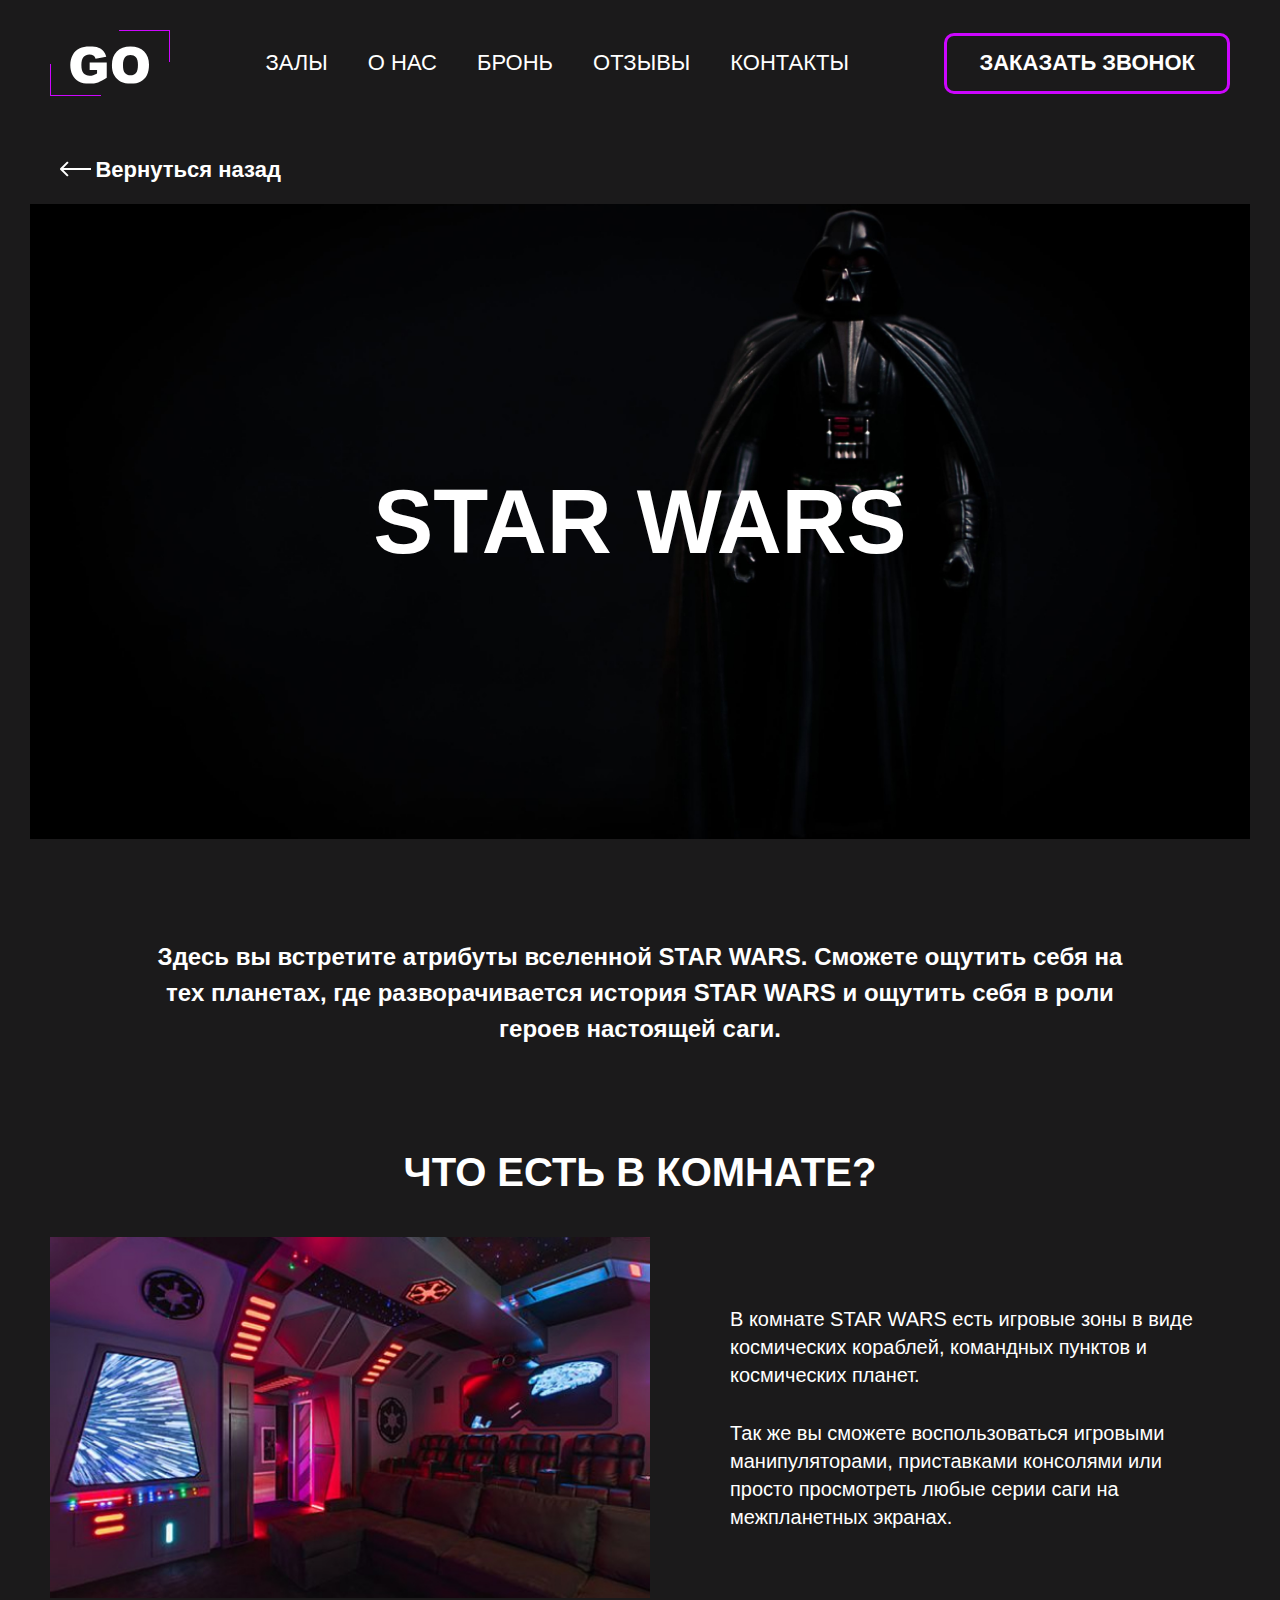
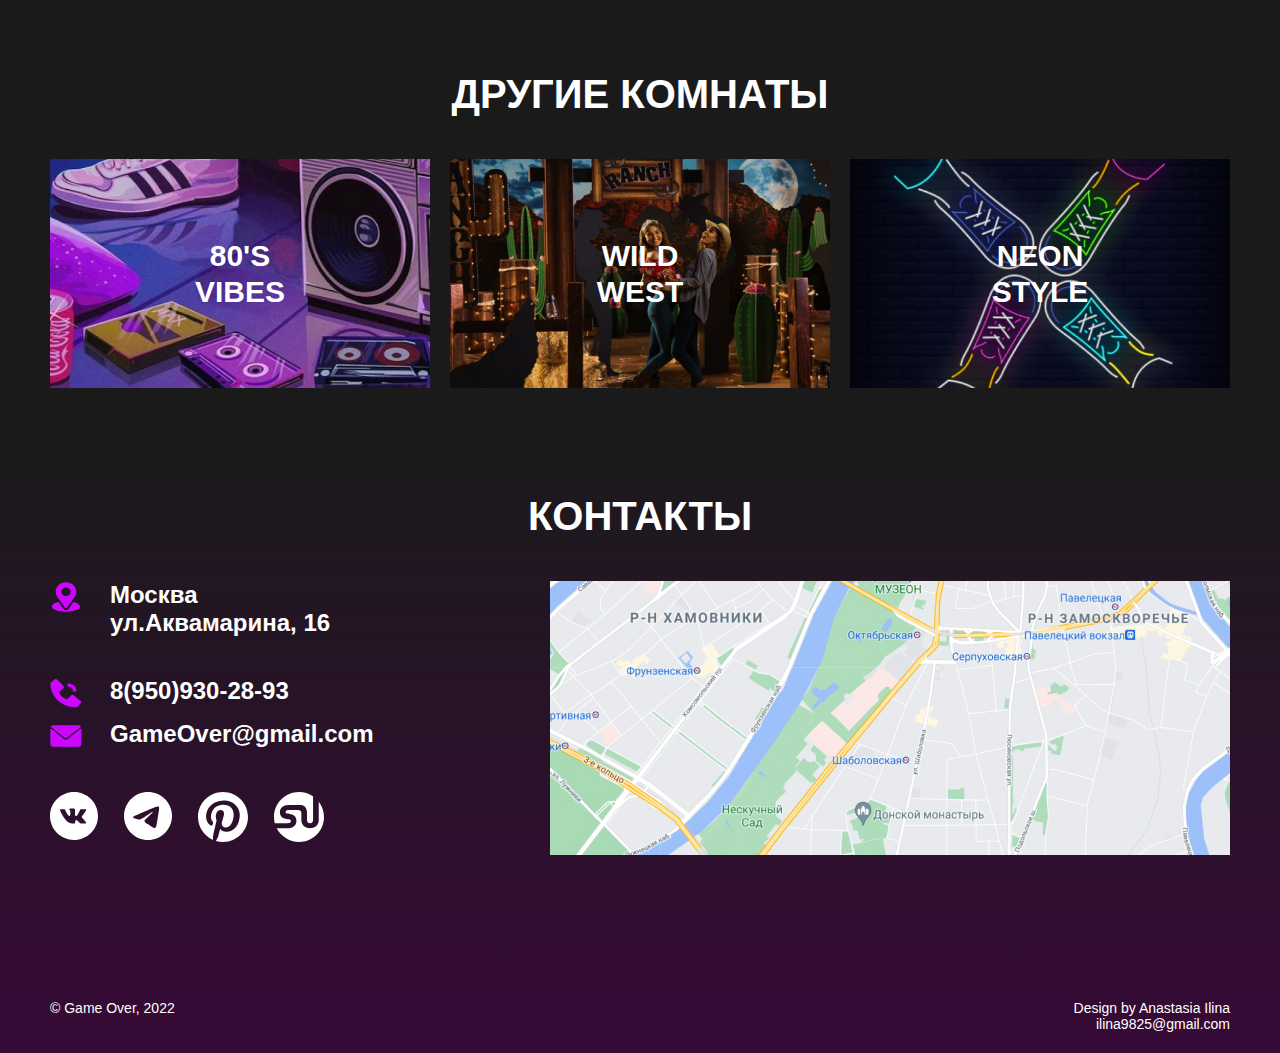
<file: starwars.html>
<!DOCTYPE html>
<html lang="ru">
<head>
  <meta charset="UTF-8">
  <link rel="icon" type="image/svg+xml" href="images/icon.svg">
  <meta name="viewport" content="width=device-width, initial-scale=1">
  <title>Star wars</title>
  <link rel="stylesheet" href="css/style.css">
  <link rel="stylesheet" href="css/normalize.css">
</head>
<body>
  <header class="header">
    <div class="header__container">
      <img class="small__menu" src="images/menu.svg" alt="">
      <img class="header__logo" src="images/logo.svg" alt="Логотип game over" width="120" height="66">

        <nav class="header__navigation">
          <ul class="navigation__list">
            <li class="navigation__item">
              <a href="index.html#halls" class="navigation__link">Залы</a>
            </li>
            <li class="navigation__item">
                <a href="index.html#about" class="navigation__link">О нас</a>
            </li>
            <li class="navigation__item">
              <a href="index.html#reserved" class="navigation__link">Бронь</a>
            </li>
            <li class="navigation__item">
              <a href="index.html#reviews" class="navigation__link">Отзывы</a>
            </li>
            <li class="navigation__item">
              <a href="index.html#contacts" class="navigation__link">Контакты</a>
            </li>
          </ul>
        </nav>

        <a href="#reserved" class="header__link">Заказать звонок</a>
          
    </div>
  </header>

  <main>
   
    <section class="main-room">
      <div class="main-room__container">
        <div class="return">
          <a href="index.html"><img class="return__arrow" src="images/Arrow 1.svg" alt="">
          <span class="return__text">Вернуться назад</span>
        </a>
        </div>
        <div class="title__container">
          <img class="title__foto" src="images/star_banner.jpg" alt="">
          <h1 class="main-room__title">Star wars</h1>
        </div>
        <p class="main-room__text">Здесь вы встретите атрибуты вселенной STAR WARS. Сможете ощутить себя на тех планетах, где разворачивается история STAR WARS и ощутить себя в роли героев наcтоящей саги.</p>
    </div>
    </section> 
    <section class="technics">
      <div class="container">
        <h2 class="title__h2 technics__title">Что есть в комнате?</h2>
        <div class="technics__container">
          <img class="technics__foto" src="images/star_wars.jpg" alt="" width="600" height="424">
          <div class="technics__text">
            <p class="technics__text_first">В комнате STAR WARS есть игровые зоны в виде космических кораблей, командных пунктов и космических планет.</p> 
            <p class="technics__text_second">Так же вы сможете воспользоваться игровыми манипуляторами, приставками консолями или просто просмотреть любые серии саги на межпланетных экранах.</p>
          </div>  
        </div>
    </div>
    </section>

    <section class="rooms">
      <div class="container">
        <h2 class="title__h2 rooms__title">Другие комнаты</h2>
        <ol class="rooms__list">
          <li class="rooms__item-1">
            <a class="rooms__link rooms__link_vibes" href="vibes.html">
              <span class="rooms__link_text">80's vibes</span>
            </a>
          </li>
          <li class="rooms__item-2">
            <a class="rooms__link rooms__link_wildwest" href="wildwest.html">
              <span class="rooms__link_text">Wild west</span>
            </a>
          </li>
          <li class="rooms__item-3">
            <a class="rooms__link rooms__link_neonstyle" href="neon.html">
              <span class="rooms__link_text">Neon style</span>
            </a>
          </li>
        </ol>
    </div>
    </section>
    <footer class="footer">
      <div class="container">
      <h2 class="title__h2 footer__title" id="contacts">Контакты</h2>
      <div class="footer__container">
        <div class="contacts__container">
          <ul class="contacts">
            <li class="contacts__item  address">
              <img class="contacts__foto" src="images/address.svg" alt="">
                <div>
                  <p>Москва</p>
                  <p class="address__text">ул.Аквамарина, 16</p>
                </div>
            </li> 
            <li class="contacts__item phone">
              <img class="contacts__foto" src="images/phone.svg" alt="">
              <a class="contacts__link" href="tel:89509302893">8(950)930-28-93</a>
            </li>
            <li class="contacts__item mail">
              <img class="contacts__foto" src="images/mail.svg" alt="">
              <a class="contacts__link" href="mailto:GameOver@gmail.com">GameOver@gmail.com</a>
            </li>
          </ul>
          <ul class="social" >
            <li class="social__item"><a href="https://vk.com" class="social__link" target="_blank"><svg width="48" height="48" viewBox="0 0 48 48" fill="currentColor" xmlns="http://www.w3.org/2000/svg">
              <path d="M23.9999 0C10.7449 0 -0.00012207 10.745 -0.00012207 24C-0.00012207 37.255 10.7449 48 23.9999 48C37.2549 48 47.9999 37.255 47.9999 24C47.9999 10.745 37.2549 0 23.9999 0ZM33.2299 27.0775C33.2299 27.0775 35.3524 29.1725 35.8749 30.145C35.8899 30.165 35.8974 30.185 35.9024 30.195C36.1149 30.5525 36.1649 30.83 36.0599 31.0375C35.8849 31.3825 35.2849 31.5525 35.0799 31.5675H31.3299C31.0699 31.5675 30.5249 31.5 29.8649 31.045C29.3574 30.69 28.8574 30.1075 28.3699 29.54C27.6424 28.695 27.0124 27.965 26.3774 27.965C26.2967 27.9649 26.2166 27.9775 26.1399 28.0025C25.6599 28.1575 25.0449 28.8425 25.0449 30.6675C25.0449 31.2375 24.5949 31.565 24.2774 31.565H22.5599C21.9749 31.565 18.9274 31.36 16.2274 28.5125C12.9224 25.025 9.94738 18.03 9.92238 17.965C9.73488 17.5125 10.1224 17.27 10.5449 17.27H14.3324C14.8374 17.27 15.0024 17.5775 15.1174 17.85C15.2524 18.1675 15.7474 19.43 16.5599 20.85C17.8774 23.165 18.6849 24.105 19.3324 24.105C19.4538 24.1036 19.573 24.0727 19.6799 24.015C20.5249 23.545 20.3674 20.5325 20.3299 19.9075C20.3299 19.79 20.3274 18.56 19.8949 17.97C19.5849 17.5425 19.0574 17.38 18.7374 17.32C18.8669 17.1413 19.0375 16.9964 19.2349 16.8975C19.8149 16.6075 20.8599 16.565 21.8974 16.565H22.4749C23.5999 16.58 23.8899 16.6525 24.2974 16.755C25.1224 16.9525 25.1399 17.485 25.0674 19.3075C25.0449 19.825 25.0224 20.41 25.0224 21.1C25.0224 21.25 25.0149 21.41 25.0149 21.58C24.9899 22.5075 24.9599 23.56 25.6149 23.9925C25.7003 24.0461 25.799 24.0746 25.8999 24.075C26.1274 24.075 26.8124 24.075 28.6674 20.8925C29.2395 19.8681 29.7366 18.8037 30.1549 17.7075C30.1924 17.6425 30.3024 17.4425 30.4324 17.365C30.5283 17.3161 30.6347 17.2912 30.7424 17.2925H35.1949C35.6799 17.2925 36.0124 17.365 36.0749 17.5525C36.1849 17.85 36.0549 18.7575 34.0224 21.51L33.1149 22.7075C31.2724 25.1225 31.2724 25.245 33.2299 27.0775Z"/>
              </svg></a></li>
            <li class="social__item"><a href="https://t.me/+79509302893" class="social__link" target="_blank"><svg width="48" height="48" viewBox="0 0 48 48" fill="currentColor" xmlns="http://www.w3.org/2000/svg">
              <path d="M47.9999 24C47.9999 30.3652 45.4713 36.4697 40.9704 40.9706C36.4696 45.4714 30.3651 48 23.9999 48C17.6347 48 11.5302 45.4714 7.02932 40.9706C2.52844 36.4697 -0.00012207 30.3652 -0.00012207 24C-0.00012207 17.6348 2.52844 11.5303 7.02932 7.02944C11.5302 2.52856 17.6347 0 23.9999 0C30.3651 0 36.4696 2.52856 40.9704 7.02944C45.4713 11.5303 47.9999 17.6348 47.9999 24ZM24.8609 17.718C22.5269 18.69 17.8589 20.7 10.8629 23.748C9.72888 24.198 9.13188 24.642 9.07788 25.074C8.98788 25.803 9.90288 26.091 11.1479 26.484L11.6729 26.649C12.8969 27.048 14.5469 27.513 15.4019 27.531C16.1819 27.549 17.0489 27.231 18.0059 26.571C24.5429 22.158 27.9179 19.929 28.1279 19.881C28.2779 19.845 28.4879 19.803 28.6259 19.929C28.7669 20.052 28.7519 20.289 28.7369 20.352C28.6469 20.739 25.0559 24.075 23.1989 25.803C22.6199 26.343 22.2089 26.724 22.1249 26.811C21.9399 27 21.7519 27.1861 21.5609 27.369C20.4209 28.467 19.5689 29.289 21.6059 30.633C22.5869 31.281 23.3729 31.812 24.1559 32.346C25.0079 32.928 25.8599 33.507 26.9639 34.233C27.2429 34.413 27.5129 34.608 27.7739 34.794C28.7669 35.502 29.6639 36.138 30.7649 36.036C31.4069 35.976 32.0699 35.376 32.4059 33.576C33.2009 29.325 34.7639 20.118 35.1239 16.323C35.1458 16.0075 35.1328 15.6906 35.0849 15.378C35.0566 15.1258 34.9346 14.8934 34.7429 14.727C34.4699 14.5386 34.1445 14.4409 33.8129 14.448C32.9129 14.463 31.5239 14.946 24.8609 17.718Z" />
              </svg></a></li>
            <li class="social__item"><a href="https://ru.pinterest.com/" class="social__link" target="_blank"><svg width="50" height="50" viewBox="0 0 50 50" fill="currentColor" xmlns="http://www.w3.org/2000/svg">
              <path d="M25.0005 0C11.1947 0 -0.000152588 11.1936 -0.000152588 25.0006C-0.000152588 35.2378 6.15562 44.0314 14.9646 47.8981C14.8941 46.1526 14.9511 44.0558 15.3998 42.159C15.8806 40.1282 18.6165 28.5359 18.6165 28.5359C18.6165 28.5359 17.8178 26.9397 17.8178 24.5808C17.8178 20.8763 19.9652 18.1077 22.6383 18.1077C24.912 18.1077 26.0107 19.8154 26.0107 21.8609C26.0107 24.1468 24.5537 27.5635 23.8037 30.7327C23.1768 33.3859 25.1338 35.5481 27.7498 35.5481C32.4864 35.5481 35.6761 29.4647 35.6761 22.2558C35.6761 16.7782 31.9864 12.6769 25.2742 12.6769C17.6902 12.6769 12.9659 18.3321 12.9659 24.6487C12.9659 26.8282 13.6082 28.3635 14.6146 29.5513C15.0768 30.0981 15.1409 30.318 14.9736 30.9462C14.8537 31.4058 14.5781 32.5128 14.4646 32.9519C14.2986 33.5853 13.7857 33.8109 13.2127 33.5776C9.71972 32.1513 8.0928 28.3263 8.0928 24.0263C8.0928 16.9237 14.0819 8.40898 25.9601 8.40898C35.5056 8.40898 41.7877 15.316 41.7877 22.732C41.7877 32.5378 36.3351 39.8647 28.2979 39.8647C25.5998 39.8647 23.0607 38.4051 22.1909 36.7487C22.1909 36.7487 20.7396 42.5077 20.4325 43.6218C19.9024 45.5494 18.8646 47.4763 17.9159 48.9769C20.2162 49.6571 22.6024 50.0025 25.0011 50.0026C38.8063 50.0013 49.9998 38.8071 49.9998 25.0006C49.9998 11.1936 38.8063 0 25.0005 0Z" />
              </svg></a></li>
            <li class="social__item"><a href=""  class="social__link"><svg width="50" height="50" viewBox="0 0 50 50" fill="currentColor" xmlns="http://www.w3.org/2000/svg">
              <path fill-rule="evenodd" clip-rule="evenodd" d="M44.7441 9.66919C48.1583 14.0494 50.0085 19.4463 49.9999 24.9999C49.9999 38.8051 38.805 49.9999 25.0006 49.9999C15.2871 49.9999 6.86597 44.4576 2.72751 36.3647H13.6237C18.816 36.3647 22.4429 33.566 22.4429 29.0923C22.4429 19.6108 11.5051 23.4737 11.5051 20.1089C11.5051 18.4878 12.8057 17.898 15.1858 17.898H22.7692C24.8711 17.898 27.3435 18.275 27.3435 20.5685V28.1243C27.3435 33.5955 31.6159 36.364 36.0441 36.364C40.548 36.364 44.7435 33.5955 44.7435 28.1243V9.66919H44.7441V9.66919Z" />
              <path fill-rule="evenodd" clip-rule="evenodd" d="M25.0005 2.43241e-05C30.0173 -0.00698868 34.919 1.50262 39.0626 4.33079V28.3013C39.0626 29.9628 37.7037 31.3224 36.0447 31.3224C34.3838 31.3224 33.0261 29.9628 33.0261 28.3013V21.1186C33.0261 15.3846 30.1242 12.9994 26.3447 12.9994H14.0441C9.59088 12.9994 5.89665 15.834 5.89665 20.3289C5.89665 22.6289 6.8819 25.9994 11.5415 26.8353C15.337 27.5186 16.8351 27.3199 16.8351 29.3506C16.8351 31.3224 14.6261 31.3224 11.7101 31.3224H0.808189C0.269676 29.2582 -0.0019826 27.1334 -0.000143311 25C-0.000143311 11.1981 11.196 2.43241e-05 25.0005 2.43241e-05Z" />
              </svg></a></li>
          </ul>
        </div>
        <img class="footer__map" src="images/map.jpg" width="680" height="274" alt="Адрес на карте">
        
      </div>
      <div class="copyright">
        <div>
          <span>© Game Over, 2022</span>
        </div>
        <div class="designer">
          <p>Design by Anastasia Ilina</p>
          <p>ilina9825@gmail.com</p>
        </div>
        </div>
      </div>
    </footer>
  </main>
</body>
</html>
</file>
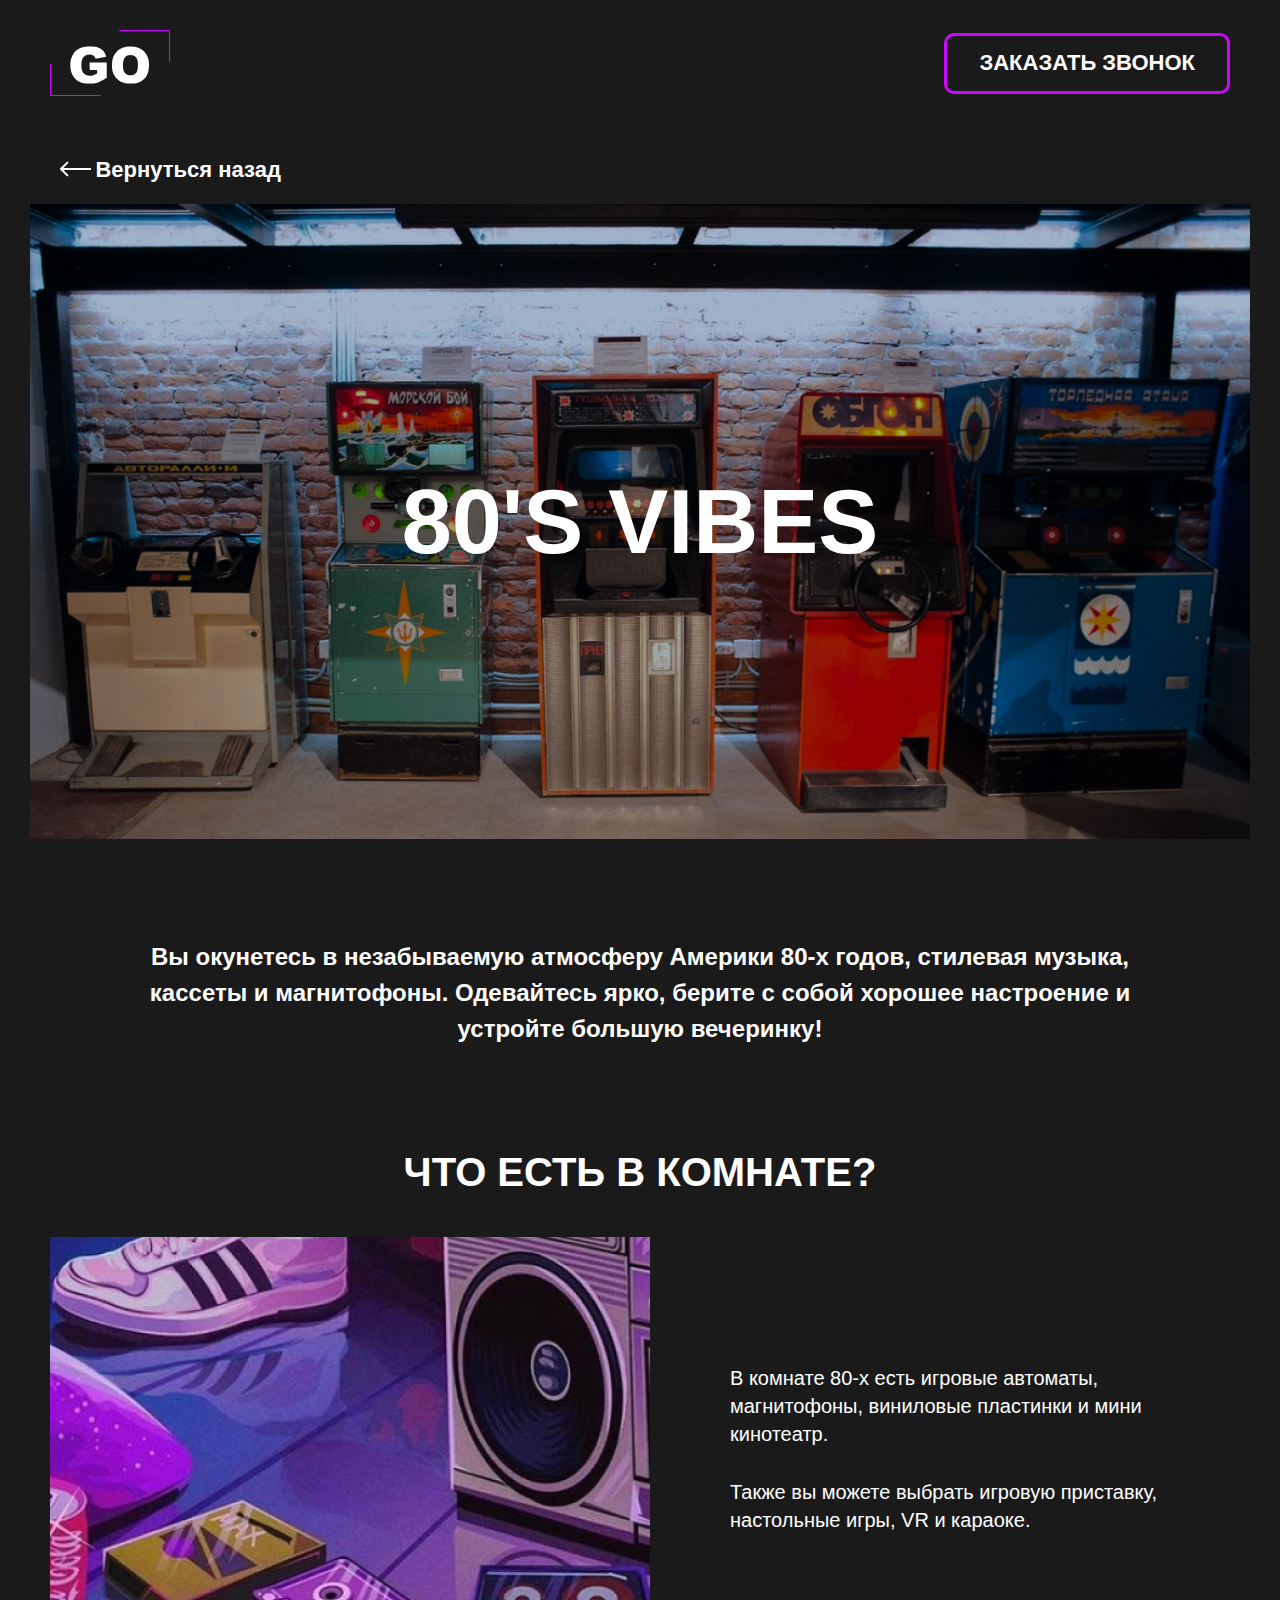
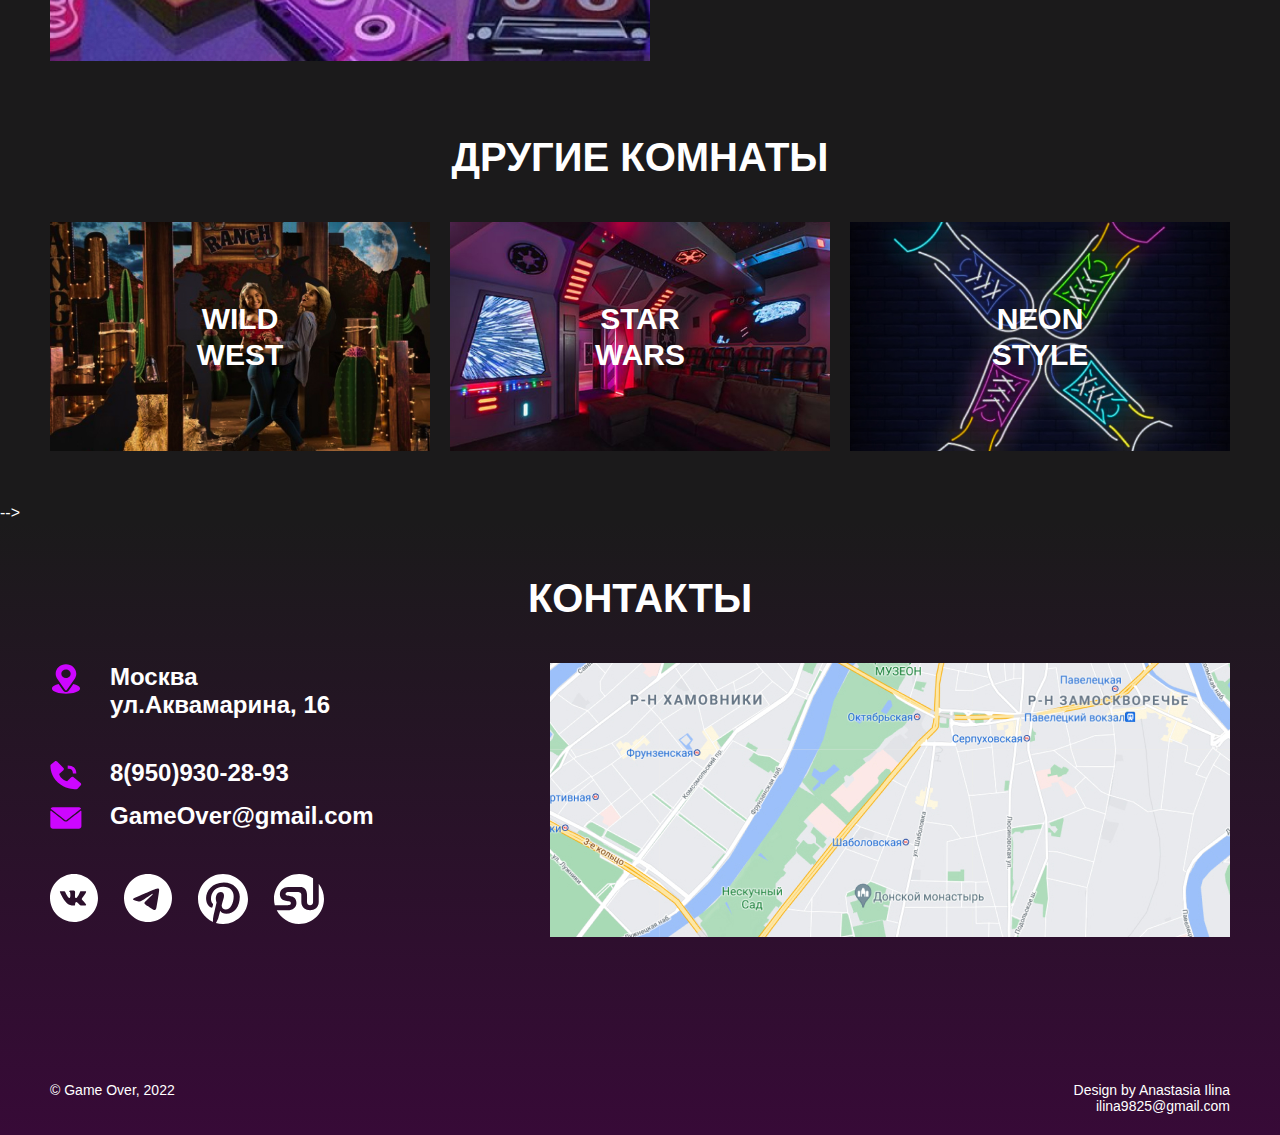
<file: vibes.html>
<!DOCTYPE html>
<html lang="ru">
<head>
  <meta charset="UTF-8">
  <link rel="icon" type="image/svg+xml" href="images/icon.svg">
  <meta name="viewport" content="width=device-width, initial-scale=1">
  <title>80's vibes</title>
  <link rel="stylesheet" href="css/style.css">
  <link rel="stylesheet" href="css/normalize.css">
</head>
<body>
  <header class="header">
    <div class="header__container">
      <img class="small__menu" src="images/menu.svg" alt="">
      <img class="header__logo" src="images/logo.svg" alt="Логотип game over" width="120" height="66">

        <nav class="header__navigation">
          <ul class="navigation__list">
            
          </ul>
        </nav>

        <a href="#reserved" class="header__link">Заказать звонок</a>
          
    </div>
  </header>

  <main>
   
    <section class="main-room">
      <div class="main-room__container">
        <div class="return">
          <a href="index.html"><img class="return__arrow" src="images/Arrow 1.svg" alt="">
          <span class="return__text">Вернуться назад</span>
        </a>
        </div>
        <div class="title__container">
          <img class="title__foto" src="images/vibes_banner.jpg" alt="">
          <h1 class="main-room__title">80's vibes</h1>
        </div>
        <p class="main-room__text">Вы окунетесь в незабываемую атмосферу Америки 80-х годов, стилевая музыка, кассеты и магнитофоны. Одевайтесь ярко, берите с собой хорошее настроение и устройте большую вечеринку!</p>
    </div>
    </section> 
 
    <section class="technics">
      <div class="container">
        <h2 class="title__h2 technics__title">Что есть в комнате?</h2>
        <div class="technics__container">
          <img class="technics__foto" src="images/80_vibes.jpg" alt="" width="600" height="424">
          <div class="technics__text">
            <p class="technics__text_first">В комнате 80-х есть игровые автоматы, магнитофоны, виниловые пластинки и мини кинотеатр.</p> 
            <p class="technics__text_second">Также вы можете выбрать игровую приставку, настольные игры, VR и караоке.</p>
          </div>  
        </div>
    </div>
    </section>

    <section class="rooms">
      <div class="container">
        <h2 class="title__h2 rooms__title">Другие комнаты</h2>
        <ol class="rooms__list">
          <li class="rooms__item-1">
            <a class="rooms__link rooms__link_wildwest" href="wildwest.html">
              <span class="rooms__link_text">Wild west</span>
            </a>
          </li>
          <li class="rooms__item-2">
            <a class="rooms__link rooms__link_starwars" href="starwars.html">
              <span class="rooms__link_text">Star wars</span>
            </a>
          </li>
          <li class="rooms__item-3">
            <a class="rooms__link rooms__link_neonstyle" href="neon.html">
              <span class="rooms__link_text">Neon style</span>
            </a>
          </li>
        </ol>
    </div>
   
    </section>
  -->    
    <footer class="footer">
      <div class="container">
      <h2 class="title__h2 footer__title" id="contacts">Контакты</h2>
      <div class="footer__container">
        <div class="contacts__container">
          <ul class="contacts">
            <li class="contacts__item  address">
              <img class="contacts__foto" src="images/address.svg" alt="">
                <div>
                  <p>Москва</p>
                  <p class="address__text">ул.Аквамарина, 16</p>
                </div>
            </li> 
            <li class="contacts__item phone">
              <img class="contacts__foto" src="images/phone.svg" alt="">
              <a class="contacts__link" href="tel:89509302893">8(950)930-28-93</a>
            </li>
            <li class="contacts__item mail">
              <img class="contacts__foto" src="images/mail.svg" alt="">
              <a class="contacts__link" href="mailto:GameOver@gmail.com">GameOver@gmail.com</a>
            </li>
          </ul>
          <ul class="social" >
            <li class="social__item"><a href="https://vk.com" class="social__link" target="_blank"><svg width="48" height="48" viewBox="0 0 48 48" fill="currentColor" xmlns="http://www.w3.org/2000/svg">
              <path d="M23.9999 0C10.7449 0 -0.00012207 10.745 -0.00012207 24C-0.00012207 37.255 10.7449 48 23.9999 48C37.2549 48 47.9999 37.255 47.9999 24C47.9999 10.745 37.2549 0 23.9999 0ZM33.2299 27.0775C33.2299 27.0775 35.3524 29.1725 35.8749 30.145C35.8899 30.165 35.8974 30.185 35.9024 30.195C36.1149 30.5525 36.1649 30.83 36.0599 31.0375C35.8849 31.3825 35.2849 31.5525 35.0799 31.5675H31.3299C31.0699 31.5675 30.5249 31.5 29.8649 31.045C29.3574 30.69 28.8574 30.1075 28.3699 29.54C27.6424 28.695 27.0124 27.965 26.3774 27.965C26.2967 27.9649 26.2166 27.9775 26.1399 28.0025C25.6599 28.1575 25.0449 28.8425 25.0449 30.6675C25.0449 31.2375 24.5949 31.565 24.2774 31.565H22.5599C21.9749 31.565 18.9274 31.36 16.2274 28.5125C12.9224 25.025 9.94738 18.03 9.92238 17.965C9.73488 17.5125 10.1224 17.27 10.5449 17.27H14.3324C14.8374 17.27 15.0024 17.5775 15.1174 17.85C15.2524 18.1675 15.7474 19.43 16.5599 20.85C17.8774 23.165 18.6849 24.105 19.3324 24.105C19.4538 24.1036 19.573 24.0727 19.6799 24.015C20.5249 23.545 20.3674 20.5325 20.3299 19.9075C20.3299 19.79 20.3274 18.56 19.8949 17.97C19.5849 17.5425 19.0574 17.38 18.7374 17.32C18.8669 17.1413 19.0375 16.9964 19.2349 16.8975C19.8149 16.6075 20.8599 16.565 21.8974 16.565H22.4749C23.5999 16.58 23.8899 16.6525 24.2974 16.755C25.1224 16.9525 25.1399 17.485 25.0674 19.3075C25.0449 19.825 25.0224 20.41 25.0224 21.1C25.0224 21.25 25.0149 21.41 25.0149 21.58C24.9899 22.5075 24.9599 23.56 25.6149 23.9925C25.7003 24.0461 25.799 24.0746 25.8999 24.075C26.1274 24.075 26.8124 24.075 28.6674 20.8925C29.2395 19.8681 29.7366 18.8037 30.1549 17.7075C30.1924 17.6425 30.3024 17.4425 30.4324 17.365C30.5283 17.3161 30.6347 17.2912 30.7424 17.2925H35.1949C35.6799 17.2925 36.0124 17.365 36.0749 17.5525C36.1849 17.85 36.0549 18.7575 34.0224 21.51L33.1149 22.7075C31.2724 25.1225 31.2724 25.245 33.2299 27.0775Z"/>
              </svg></a></li>
            <li class="social__item"><a href="https://t.me/+79509302893" class="social__link" target="_blank"><svg width="48" height="48" viewBox="0 0 48 48" fill="currentColor" xmlns="http://www.w3.org/2000/svg">
              <path d="M47.9999 24C47.9999 30.3652 45.4713 36.4697 40.9704 40.9706C36.4696 45.4714 30.3651 48 23.9999 48C17.6347 48 11.5302 45.4714 7.02932 40.9706C2.52844 36.4697 -0.00012207 30.3652 -0.00012207 24C-0.00012207 17.6348 2.52844 11.5303 7.02932 7.02944C11.5302 2.52856 17.6347 0 23.9999 0C30.3651 0 36.4696 2.52856 40.9704 7.02944C45.4713 11.5303 47.9999 17.6348 47.9999 24ZM24.8609 17.718C22.5269 18.69 17.8589 20.7 10.8629 23.748C9.72888 24.198 9.13188 24.642 9.07788 25.074C8.98788 25.803 9.90288 26.091 11.1479 26.484L11.6729 26.649C12.8969 27.048 14.5469 27.513 15.4019 27.531C16.1819 27.549 17.0489 27.231 18.0059 26.571C24.5429 22.158 27.9179 19.929 28.1279 19.881C28.2779 19.845 28.4879 19.803 28.6259 19.929C28.7669 20.052 28.7519 20.289 28.7369 20.352C28.6469 20.739 25.0559 24.075 23.1989 25.803C22.6199 26.343 22.2089 26.724 22.1249 26.811C21.9399 27 21.7519 27.1861 21.5609 27.369C20.4209 28.467 19.5689 29.289 21.6059 30.633C22.5869 31.281 23.3729 31.812 24.1559 32.346C25.0079 32.928 25.8599 33.507 26.9639 34.233C27.2429 34.413 27.5129 34.608 27.7739 34.794C28.7669 35.502 29.6639 36.138 30.7649 36.036C31.4069 35.976 32.0699 35.376 32.4059 33.576C33.2009 29.325 34.7639 20.118 35.1239 16.323C35.1458 16.0075 35.1328 15.6906 35.0849 15.378C35.0566 15.1258 34.9346 14.8934 34.7429 14.727C34.4699 14.5386 34.1445 14.4409 33.8129 14.448C32.9129 14.463 31.5239 14.946 24.8609 17.718Z" />
              </svg></a></li>
            <li class="social__item"><a href="https://ru.pinterest.com/" class="social__link" target="_blank"><svg width="50" height="50" viewBox="0 0 50 50" fill="currentColor" xmlns="http://www.w3.org/2000/svg">
              <path d="M25.0005 0C11.1947 0 -0.000152588 11.1936 -0.000152588 25.0006C-0.000152588 35.2378 6.15562 44.0314 14.9646 47.8981C14.8941 46.1526 14.9511 44.0558 15.3998 42.159C15.8806 40.1282 18.6165 28.5359 18.6165 28.5359C18.6165 28.5359 17.8178 26.9397 17.8178 24.5808C17.8178 20.8763 19.9652 18.1077 22.6383 18.1077C24.912 18.1077 26.0107 19.8154 26.0107 21.8609C26.0107 24.1468 24.5537 27.5635 23.8037 30.7327C23.1768 33.3859 25.1338 35.5481 27.7498 35.5481C32.4864 35.5481 35.6761 29.4647 35.6761 22.2558C35.6761 16.7782 31.9864 12.6769 25.2742 12.6769C17.6902 12.6769 12.9659 18.3321 12.9659 24.6487C12.9659 26.8282 13.6082 28.3635 14.6146 29.5513C15.0768 30.0981 15.1409 30.318 14.9736 30.9462C14.8537 31.4058 14.5781 32.5128 14.4646 32.9519C14.2986 33.5853 13.7857 33.8109 13.2127 33.5776C9.71972 32.1513 8.0928 28.3263 8.0928 24.0263C8.0928 16.9237 14.0819 8.40898 25.9601 8.40898C35.5056 8.40898 41.7877 15.316 41.7877 22.732C41.7877 32.5378 36.3351 39.8647 28.2979 39.8647C25.5998 39.8647 23.0607 38.4051 22.1909 36.7487C22.1909 36.7487 20.7396 42.5077 20.4325 43.6218C19.9024 45.5494 18.8646 47.4763 17.9159 48.9769C20.2162 49.6571 22.6024 50.0025 25.0011 50.0026C38.8063 50.0013 49.9998 38.8071 49.9998 25.0006C49.9998 11.1936 38.8063 0 25.0005 0Z" />
              </svg></a></li>
            <li class="social__item"><a href=""  class="social__link"><svg width="50" height="50" viewBox="0 0 50 50" fill="currentColor" xmlns="http://www.w3.org/2000/svg">
              <path fill-rule="evenodd" clip-rule="evenodd" d="M44.7441 9.66919C48.1583 14.0494 50.0085 19.4463 49.9999 24.9999C49.9999 38.8051 38.805 49.9999 25.0006 49.9999C15.2871 49.9999 6.86597 44.4576 2.72751 36.3647H13.6237C18.816 36.3647 22.4429 33.566 22.4429 29.0923C22.4429 19.6108 11.5051 23.4737 11.5051 20.1089C11.5051 18.4878 12.8057 17.898 15.1858 17.898H22.7692C24.8711 17.898 27.3435 18.275 27.3435 20.5685V28.1243C27.3435 33.5955 31.6159 36.364 36.0441 36.364C40.548 36.364 44.7435 33.5955 44.7435 28.1243V9.66919H44.7441V9.66919Z" />
              <path fill-rule="evenodd" clip-rule="evenodd" d="M25.0005 2.43241e-05C30.0173 -0.00698868 34.919 1.50262 39.0626 4.33079V28.3013C39.0626 29.9628 37.7037 31.3224 36.0447 31.3224C34.3838 31.3224 33.0261 29.9628 33.0261 28.3013V21.1186C33.0261 15.3846 30.1242 12.9994 26.3447 12.9994H14.0441C9.59088 12.9994 5.89665 15.834 5.89665 20.3289C5.89665 22.6289 6.8819 25.9994 11.5415 26.8353C15.337 27.5186 16.8351 27.3199 16.8351 29.3506C16.8351 31.3224 14.6261 31.3224 11.7101 31.3224H0.808189C0.269676 29.2582 -0.0019826 27.1334 -0.000143311 25C-0.000143311 11.1981 11.196 2.43241e-05 25.0005 2.43241e-05Z" />
              </svg></a></li>
          </ul>
        </div>
        <img class="footer__map" src="images/map.jpg" width="680" height="274" alt="Адрес на карте">
        
      </div>
      <div class="copyright">
        <div>
          <span>© Game Over, 2022</span>
        </div>
        <div class="designer">
          <p>Design by Anastasia Ilina</p>
          <p>ilina9825@gmail.com</p>
        </div>
        </div>
      </div>
    </footer>
  </main>
</body>
</html>
</file>
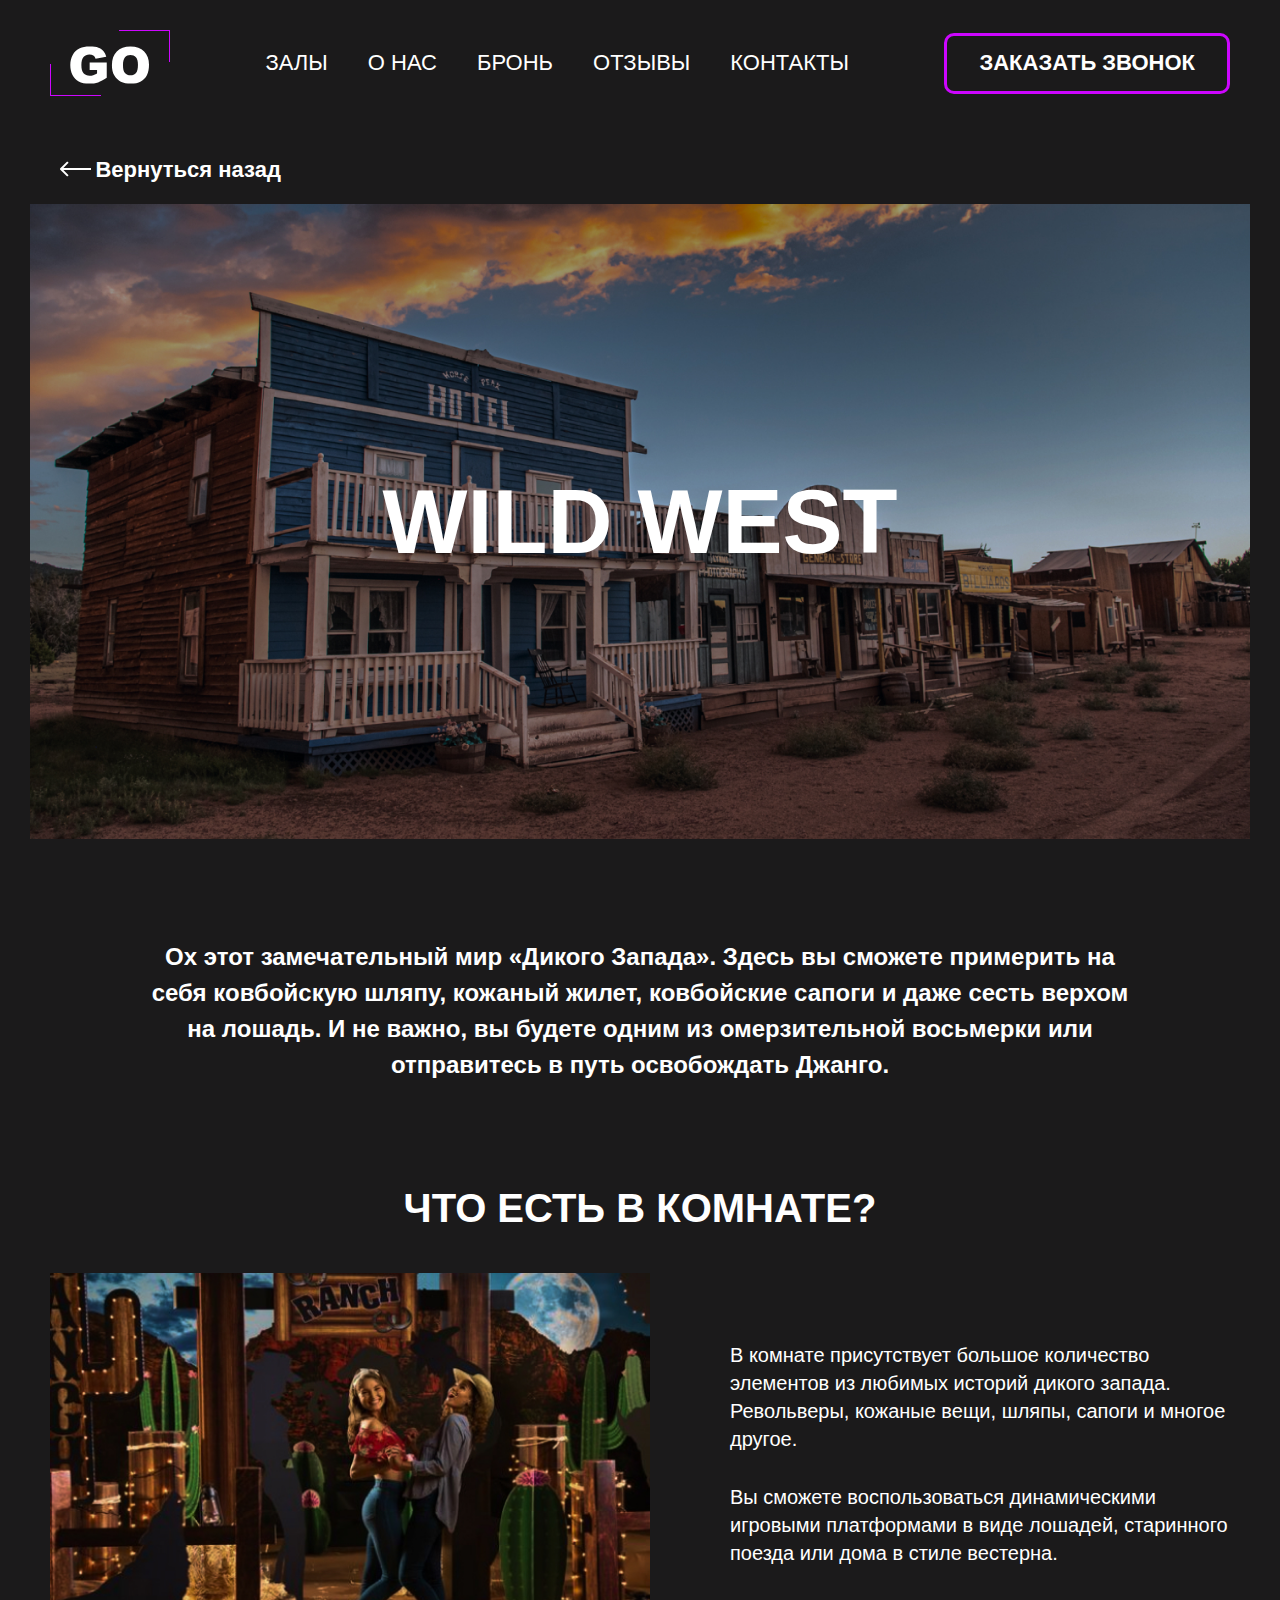
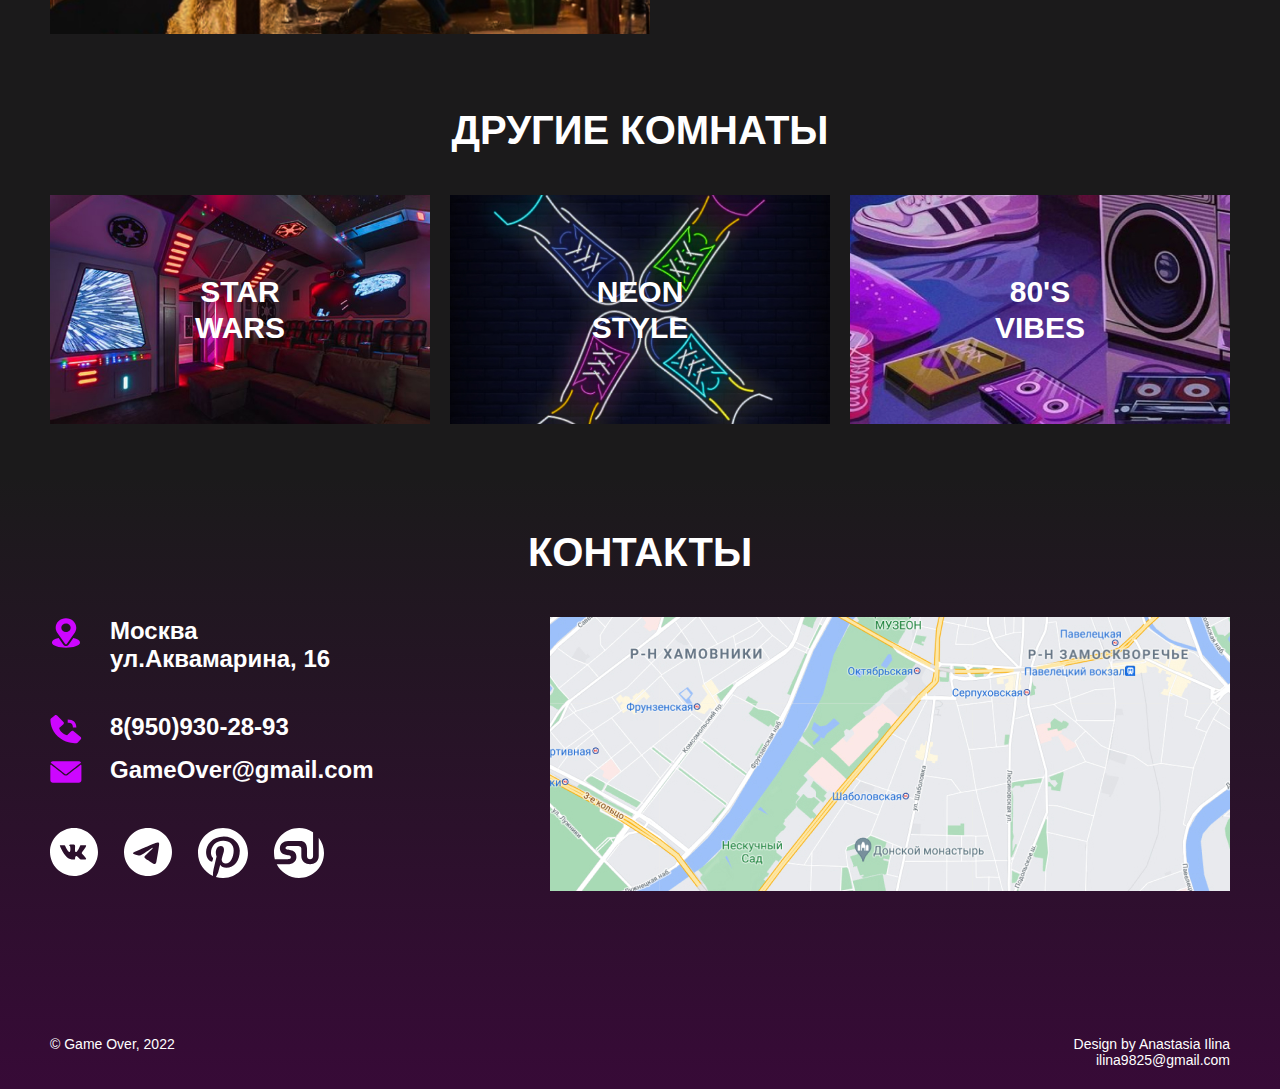
<file: wildwest.html>
<!DOCTYPE html>
<html lang="ru">
<head>
  <meta charset="UTF-8">
  <link rel="icon" type="image/svg+xml" href="images/icon.svg">
  <meta name="viewport" content="width=device-width, initial-scale=1">
  <title>Wild west</title>
  <link rel="stylesheet" href="css/style.css">
  <link rel="stylesheet" href="css/normalize.css">
</head>
<body>
  <header class="header">
    <div class="header__container">
      <img class="small__menu" src="images/menu.svg" alt="">
      <img class="header__logo" src="images/logo.svg" alt="Логотип game over" width="120" height="66">

        <nav class="header__navigation">
          <ul class="navigation__list">
            <li class="navigation__item">
              <a href="index.html#halls" class="navigation__link">Залы</a>
            </li>
            <li class="navigation__item">
                <a href="index.html#about" class="navigation__link">О нас</a>
            </li>
            <li class="navigation__item">
              <a href="index.html#reserved" class="navigation__link">Бронь</a>
            </li>
            <li class="navigation__item">
              <a href="index.html#reviews" class="navigation__link">Отзывы</a>
            </li>
            <li class="navigation__item">
              <a href="index.html#contacts" class="navigation__link">Контакты</a>
            </li>
          </ul>
        </nav>

        <a href="#reserved" class="header__link">Заказать звонок</a>
          
    </div>
  </header>

  <main>
   
    <section class="main-room">
      <div class="main-room__container">
        <div class="return">
          <a href="index.html"><img class="return__arrow" src="images/Arrow 1.svg" alt="">
          <span class="return__text">Вернуться назад</span>
        </a>
        </div>
        <div class="title__container">
          <img class="title__foto" src="images/wild_banner.jpg" alt="">
          <h1 class="main-room__title">Wild west</h1>
        </div>
        <p class="main-room__text">Ох этот замечательный мир «Дикого Запада». Здесь вы сможете примерить на себя ковбойскую шляпу, кожаный жилет, ковбойские сапоги и даже сесть верхом на лошадь. И не важно, вы будете одним из омерзительной восьмерки или отправитесь в путь освобождать Джанго.</p>
    </div>
    </section> 
    <section class="technics">
      <div class="container">
        <h2 class="title__h2 technics__title">Что есть в комнате?</h2>
        <div class="technics__container">
          <img class="technics__foto" src="images/wild_west.jpg" alt="" width="600" height="424">
          <div class="technics__text">
            <p class="technics__text_first">В комнате присутствует большое количество элементов из любимых историй дикого запада. Револьверы, кожаные вещи, шляпы, сапоги и многое другое.</p> 
            <p class="technics__text_second">Вы сможете воспользоваться динамическими игровыми платформами в виде лошадей, старинного поезда или дома в стиле вестерна.</p>
          </div>  
        </div>
    </div>
    </section>

    <section class="rooms">
      <div class="container">
        <h2 class="title__h2 rooms__title">Другие комнаты</h2>
        <ol class="rooms__list">
          <li class="rooms__item-1">
            <a class="rooms__link rooms__link_starwars" href="starwars.html">
              <span class="rooms__link_text">Star wars</span>
            </a>
          </li>
          <li class="rooms__item-2">
            <a class="rooms__link rooms__link_neonstyle" href="neon.html">
              <span class="rooms__link_text">Neon style</span>
            </a>
          </li>
          <li class="rooms__item-3">
            <a class="rooms__link rooms__link_vibes" href="vibes.html">
              <span class="rooms__link_text">80's vibes</span>
            </a>
          </li>
        </ol>
    </div>
    </section>
    <footer class="footer">
      <div class="container">
      <h2 class="title__h2 footer__title" id="contacts">Контакты</h2>
      <div class="footer__container">
        <div class="contacts__container">
          <ul class="contacts">
            <li class="contacts__item  address">
              <img class="contacts__foto" src="images/address.svg" alt="">
                <div>
                  <p>Москва</p>
                  <p class="address__text">ул.Аквамарина, 16</p>
                </div>
            </li> 
            <li class="contacts__item phone">
              <img class="contacts__foto" src="images/phone.svg" alt="">
              <a class="contacts__link" href="tel:89509302893">8(950)930-28-93</a>
            </li>
            <li class="contacts__item mail">
              <img class="contacts__foto" src="images/mail.svg" alt="">
              <a class="contacts__link" href="mailto:GameOver@gmail.com">GameOver@gmail.com</a>
            </li>
          </ul>
          <ul class="social" >
            <li class="social__item"><a href="https://vk.com" class="social__link" target="_blank"><svg width="48" height="48" viewBox="0 0 48 48" fill="currentColor" xmlns="http://www.w3.org/2000/svg">
              <path d="M23.9999 0C10.7449 0 -0.00012207 10.745 -0.00012207 24C-0.00012207 37.255 10.7449 48 23.9999 48C37.2549 48 47.9999 37.255 47.9999 24C47.9999 10.745 37.2549 0 23.9999 0ZM33.2299 27.0775C33.2299 27.0775 35.3524 29.1725 35.8749 30.145C35.8899 30.165 35.8974 30.185 35.9024 30.195C36.1149 30.5525 36.1649 30.83 36.0599 31.0375C35.8849 31.3825 35.2849 31.5525 35.0799 31.5675H31.3299C31.0699 31.5675 30.5249 31.5 29.8649 31.045C29.3574 30.69 28.8574 30.1075 28.3699 29.54C27.6424 28.695 27.0124 27.965 26.3774 27.965C26.2967 27.9649 26.2166 27.9775 26.1399 28.0025C25.6599 28.1575 25.0449 28.8425 25.0449 30.6675C25.0449 31.2375 24.5949 31.565 24.2774 31.565H22.5599C21.9749 31.565 18.9274 31.36 16.2274 28.5125C12.9224 25.025 9.94738 18.03 9.92238 17.965C9.73488 17.5125 10.1224 17.27 10.5449 17.27H14.3324C14.8374 17.27 15.0024 17.5775 15.1174 17.85C15.2524 18.1675 15.7474 19.43 16.5599 20.85C17.8774 23.165 18.6849 24.105 19.3324 24.105C19.4538 24.1036 19.573 24.0727 19.6799 24.015C20.5249 23.545 20.3674 20.5325 20.3299 19.9075C20.3299 19.79 20.3274 18.56 19.8949 17.97C19.5849 17.5425 19.0574 17.38 18.7374 17.32C18.8669 17.1413 19.0375 16.9964 19.2349 16.8975C19.8149 16.6075 20.8599 16.565 21.8974 16.565H22.4749C23.5999 16.58 23.8899 16.6525 24.2974 16.755C25.1224 16.9525 25.1399 17.485 25.0674 19.3075C25.0449 19.825 25.0224 20.41 25.0224 21.1C25.0224 21.25 25.0149 21.41 25.0149 21.58C24.9899 22.5075 24.9599 23.56 25.6149 23.9925C25.7003 24.0461 25.799 24.0746 25.8999 24.075C26.1274 24.075 26.8124 24.075 28.6674 20.8925C29.2395 19.8681 29.7366 18.8037 30.1549 17.7075C30.1924 17.6425 30.3024 17.4425 30.4324 17.365C30.5283 17.3161 30.6347 17.2912 30.7424 17.2925H35.1949C35.6799 17.2925 36.0124 17.365 36.0749 17.5525C36.1849 17.85 36.0549 18.7575 34.0224 21.51L33.1149 22.7075C31.2724 25.1225 31.2724 25.245 33.2299 27.0775Z"/>
              </svg></a></li>
            <li class="social__item"><a href="https://t.me/+79509302893" class="social__link" target="_blank"><svg width="48" height="48" viewBox="0 0 48 48" fill="currentColor" xmlns="http://www.w3.org/2000/svg">
              <path d="M47.9999 24C47.9999 30.3652 45.4713 36.4697 40.9704 40.9706C36.4696 45.4714 30.3651 48 23.9999 48C17.6347 48 11.5302 45.4714 7.02932 40.9706C2.52844 36.4697 -0.00012207 30.3652 -0.00012207 24C-0.00012207 17.6348 2.52844 11.5303 7.02932 7.02944C11.5302 2.52856 17.6347 0 23.9999 0C30.3651 0 36.4696 2.52856 40.9704 7.02944C45.4713 11.5303 47.9999 17.6348 47.9999 24ZM24.8609 17.718C22.5269 18.69 17.8589 20.7 10.8629 23.748C9.72888 24.198 9.13188 24.642 9.07788 25.074C8.98788 25.803 9.90288 26.091 11.1479 26.484L11.6729 26.649C12.8969 27.048 14.5469 27.513 15.4019 27.531C16.1819 27.549 17.0489 27.231 18.0059 26.571C24.5429 22.158 27.9179 19.929 28.1279 19.881C28.2779 19.845 28.4879 19.803 28.6259 19.929C28.7669 20.052 28.7519 20.289 28.7369 20.352C28.6469 20.739 25.0559 24.075 23.1989 25.803C22.6199 26.343 22.2089 26.724 22.1249 26.811C21.9399 27 21.7519 27.1861 21.5609 27.369C20.4209 28.467 19.5689 29.289 21.6059 30.633C22.5869 31.281 23.3729 31.812 24.1559 32.346C25.0079 32.928 25.8599 33.507 26.9639 34.233C27.2429 34.413 27.5129 34.608 27.7739 34.794C28.7669 35.502 29.6639 36.138 30.7649 36.036C31.4069 35.976 32.0699 35.376 32.4059 33.576C33.2009 29.325 34.7639 20.118 35.1239 16.323C35.1458 16.0075 35.1328 15.6906 35.0849 15.378C35.0566 15.1258 34.9346 14.8934 34.7429 14.727C34.4699 14.5386 34.1445 14.4409 33.8129 14.448C32.9129 14.463 31.5239 14.946 24.8609 17.718Z" />
              </svg></a></li>
            <li class="social__item"><a href="https://ru.pinterest.com/" class="social__link" target="_blank"><svg width="50" height="50" viewBox="0 0 50 50" fill="currentColor" xmlns="http://www.w3.org/2000/svg">
              <path d="M25.0005 0C11.1947 0 -0.000152588 11.1936 -0.000152588 25.0006C-0.000152588 35.2378 6.15562 44.0314 14.9646 47.8981C14.8941 46.1526 14.9511 44.0558 15.3998 42.159C15.8806 40.1282 18.6165 28.5359 18.6165 28.5359C18.6165 28.5359 17.8178 26.9397 17.8178 24.5808C17.8178 20.8763 19.9652 18.1077 22.6383 18.1077C24.912 18.1077 26.0107 19.8154 26.0107 21.8609C26.0107 24.1468 24.5537 27.5635 23.8037 30.7327C23.1768 33.3859 25.1338 35.5481 27.7498 35.5481C32.4864 35.5481 35.6761 29.4647 35.6761 22.2558C35.6761 16.7782 31.9864 12.6769 25.2742 12.6769C17.6902 12.6769 12.9659 18.3321 12.9659 24.6487C12.9659 26.8282 13.6082 28.3635 14.6146 29.5513C15.0768 30.0981 15.1409 30.318 14.9736 30.9462C14.8537 31.4058 14.5781 32.5128 14.4646 32.9519C14.2986 33.5853 13.7857 33.8109 13.2127 33.5776C9.71972 32.1513 8.0928 28.3263 8.0928 24.0263C8.0928 16.9237 14.0819 8.40898 25.9601 8.40898C35.5056 8.40898 41.7877 15.316 41.7877 22.732C41.7877 32.5378 36.3351 39.8647 28.2979 39.8647C25.5998 39.8647 23.0607 38.4051 22.1909 36.7487C22.1909 36.7487 20.7396 42.5077 20.4325 43.6218C19.9024 45.5494 18.8646 47.4763 17.9159 48.9769C20.2162 49.6571 22.6024 50.0025 25.0011 50.0026C38.8063 50.0013 49.9998 38.8071 49.9998 25.0006C49.9998 11.1936 38.8063 0 25.0005 0Z" />
              </svg></a></li>
            <li class="social__item"><a href=""  class="social__link"><svg width="50" height="50" viewBox="0 0 50 50" fill="currentColor" xmlns="http://www.w3.org/2000/svg">
              <path fill-rule="evenodd" clip-rule="evenodd" d="M44.7441 9.66919C48.1583 14.0494 50.0085 19.4463 49.9999 24.9999C49.9999 38.8051 38.805 49.9999 25.0006 49.9999C15.2871 49.9999 6.86597 44.4576 2.72751 36.3647H13.6237C18.816 36.3647 22.4429 33.566 22.4429 29.0923C22.4429 19.6108 11.5051 23.4737 11.5051 20.1089C11.5051 18.4878 12.8057 17.898 15.1858 17.898H22.7692C24.8711 17.898 27.3435 18.275 27.3435 20.5685V28.1243C27.3435 33.5955 31.6159 36.364 36.0441 36.364C40.548 36.364 44.7435 33.5955 44.7435 28.1243V9.66919H44.7441V9.66919Z" />
              <path fill-rule="evenodd" clip-rule="evenodd" d="M25.0005 2.43241e-05C30.0173 -0.00698868 34.919 1.50262 39.0626 4.33079V28.3013C39.0626 29.9628 37.7037 31.3224 36.0447 31.3224C34.3838 31.3224 33.0261 29.9628 33.0261 28.3013V21.1186C33.0261 15.3846 30.1242 12.9994 26.3447 12.9994H14.0441C9.59088 12.9994 5.89665 15.834 5.89665 20.3289C5.89665 22.6289 6.8819 25.9994 11.5415 26.8353C15.337 27.5186 16.8351 27.3199 16.8351 29.3506C16.8351 31.3224 14.6261 31.3224 11.7101 31.3224H0.808189C0.269676 29.2582 -0.0019826 27.1334 -0.000143311 25C-0.000143311 11.1981 11.196 2.43241e-05 25.0005 2.43241e-05Z" />
              </svg></a></li>
          </ul>
        </div>
        <img class="footer__map" src="images/map.jpg" width="680" height="274" alt="Адрес на карте">
        
      </div>
      <div class="copyright">
        <div>
          <span>© Game Over, 2022</span>
        </div>
        <div class="designer">
          <p>Design by Anastasia Ilina</p>
          <p>ilina9825@gmail.com</p>
        </div>
        </div>
      </div>
    </footer>
  </main>
</body>
</html>
</file>
<file: css/style.css>
@import url("var.css");
@import url("header.css");
@import url("style.css");
@import url("faq.css");
@import url("halls.css");
@import url("reserve.css");
@import url("about.css");
@import url("footer.css");
@import url("review.css");
@import url("equipment.css");
@import url("gameover.css");

@import url("main_room.css");
@import url("technics.css");
@import url("rooms.css");

html {
  position: relative;
  box-sizing: border-box;
  scroll-behavior: smooth;
}

*,
*::before,
*::after { 
  box-sizing: inherit;
}

body {
  min-width: 320px;
  min-height: 100vh;
  font-family: Arial, sans-serif;

  background-color: var(--bg-color-one);
  color: var(--text-color-one);
}

img, svg {
  max-width: 100%;
  max-height: 100%;
  height: auto;
}

button {
  padding: 0;
  cursor: pointer; 
}

input {
  border: none;
}

a {
  color: inherit;
  text-decoration: none;
}



ul, ol {
  list-style: none;
  padding: 0;
  margin: 0;
}

h1,
h2,
h3,
p,
figure,
fieldset {
  margin: 0;
}

fieldset {
  border: none;
}

.visually-hidden {
  position: fixed;
  transform: scale(0);
}

.container {
  max-width: 1240px;
  padding: 50px 30px 21px;
  margin: 0 auto;
}

.title__h2 {
  margin-bottom: 40px;
  text-align: center;
  font-weight: 700;
  font-size: 40px;
  line-height: 50px;
  text-transform: uppercase;
}

@media (max-width:1250px) {
  .container {
    max-width: 964px;
    padding: 35px 30px;
    
  }
  
  .title__h2 {
    margin-bottom: 36px;
    font-size: 30px;
    line-height: 40px;
    
  }
}

@media (max-width: 950px) {
  .container {
    max-width: 950px;
    padding: 35px 30px;
  }

  .title__h2 {
    margin-bottom: 30px;
    font-size: 24px;
    line-height: 36px;
    
  }
}

@media (max-width: 420px) {
  .container {
    padding: 15px 20px;
  }

  .title__h2 {
    margin-bottom: 15px;
    font-size: 14px;
    line-height: 18px;
  }
}
</file>
